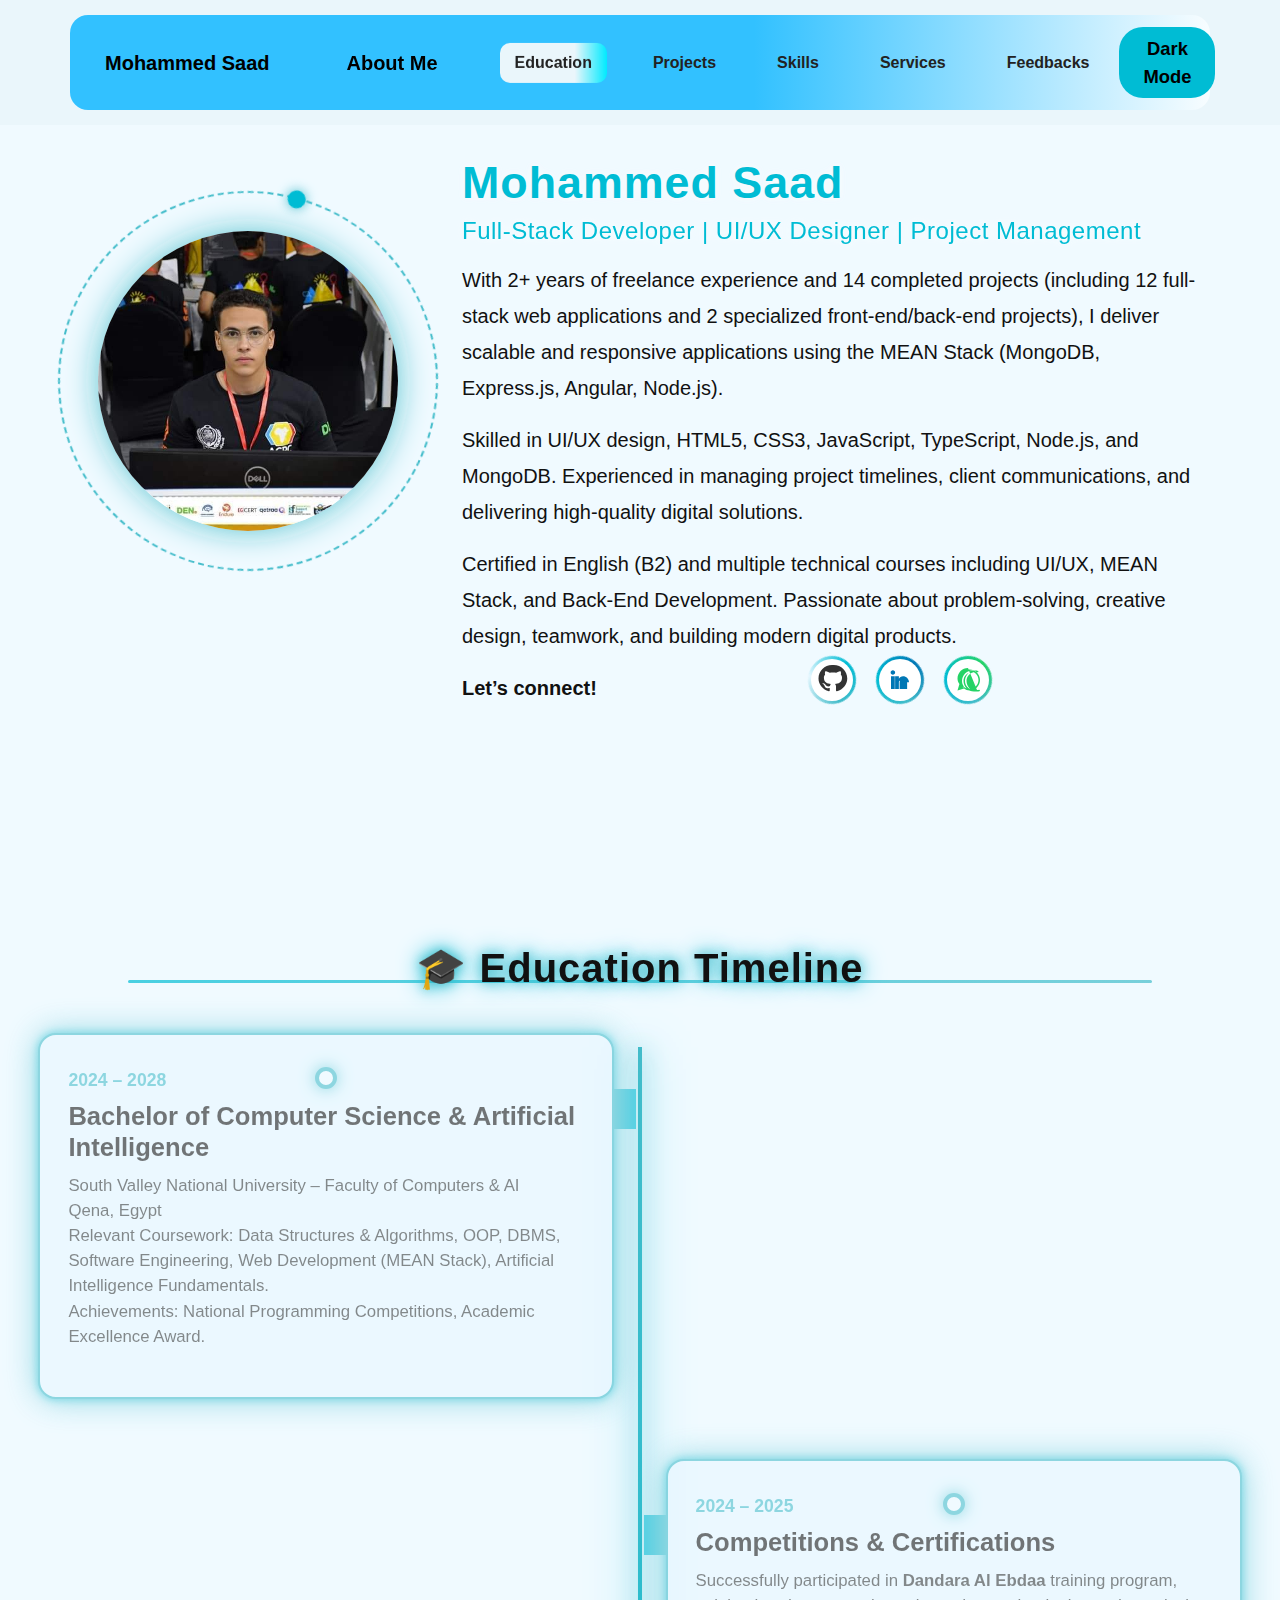
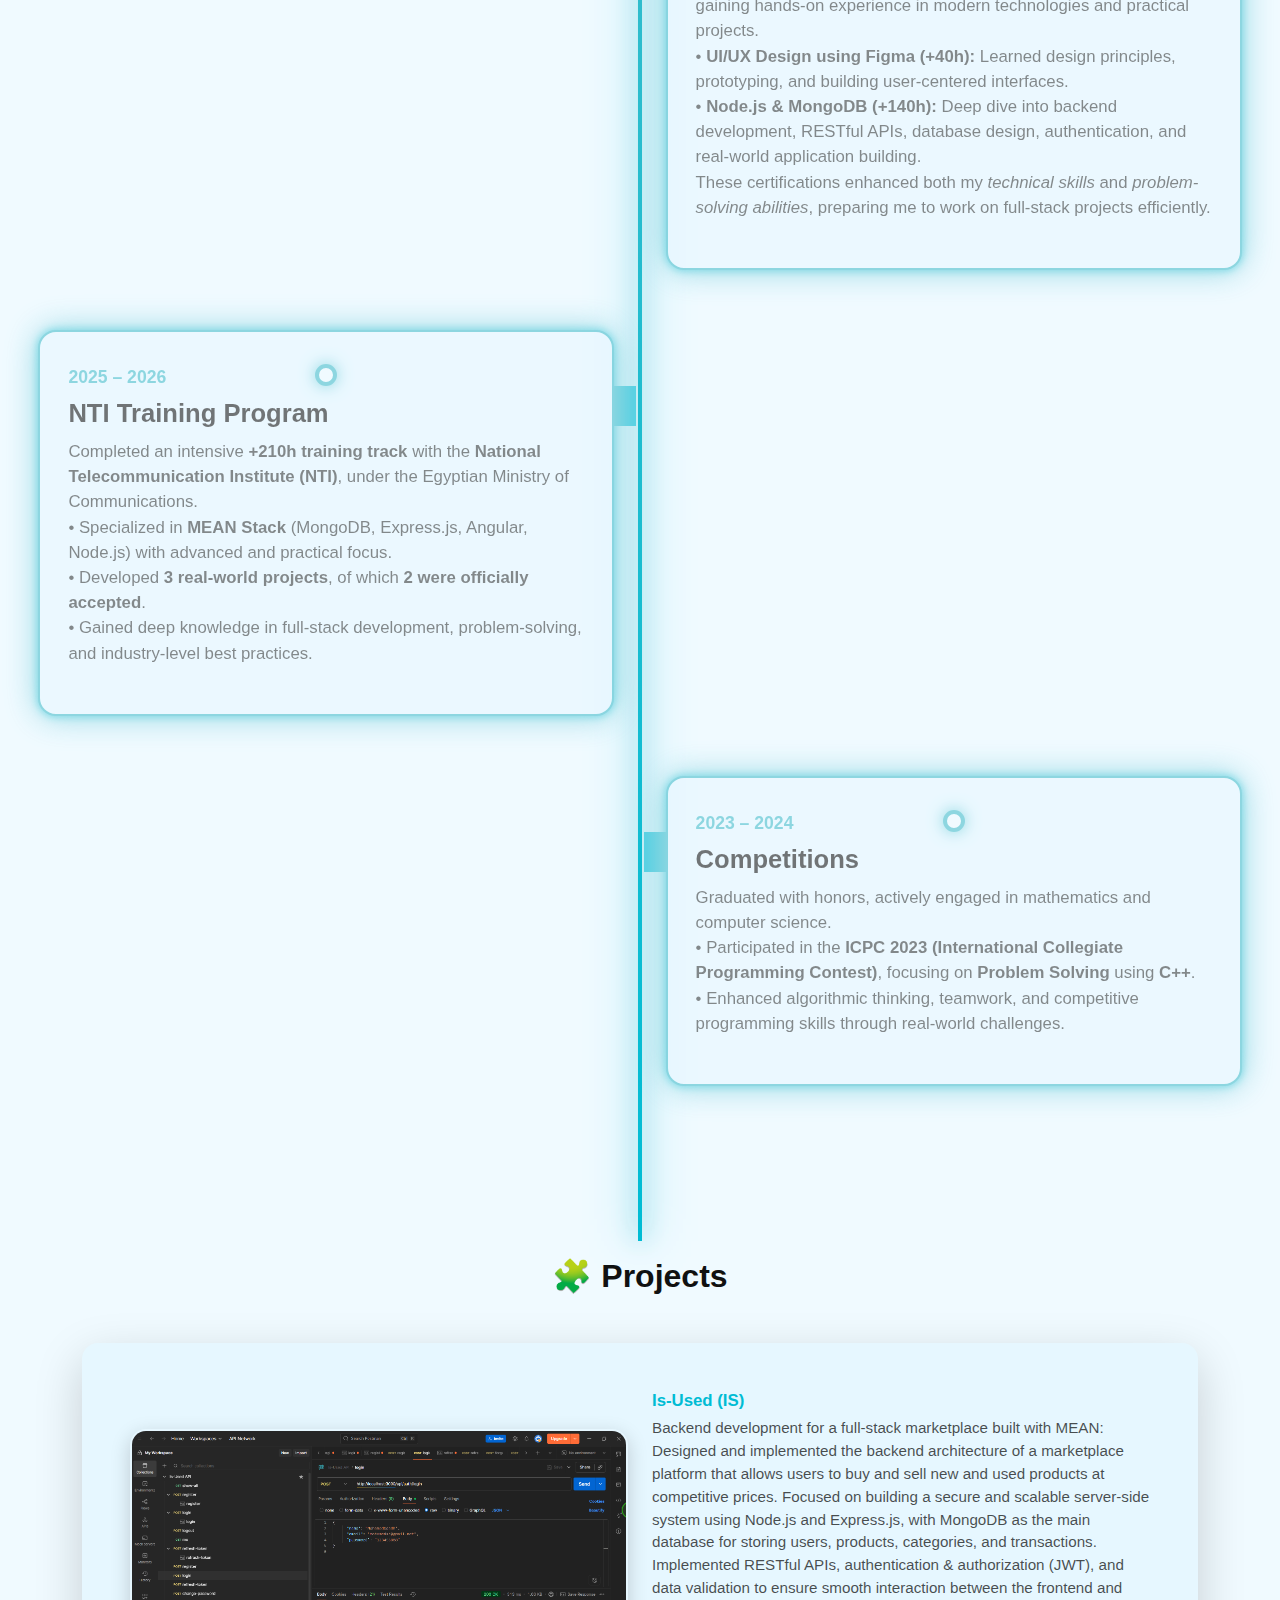
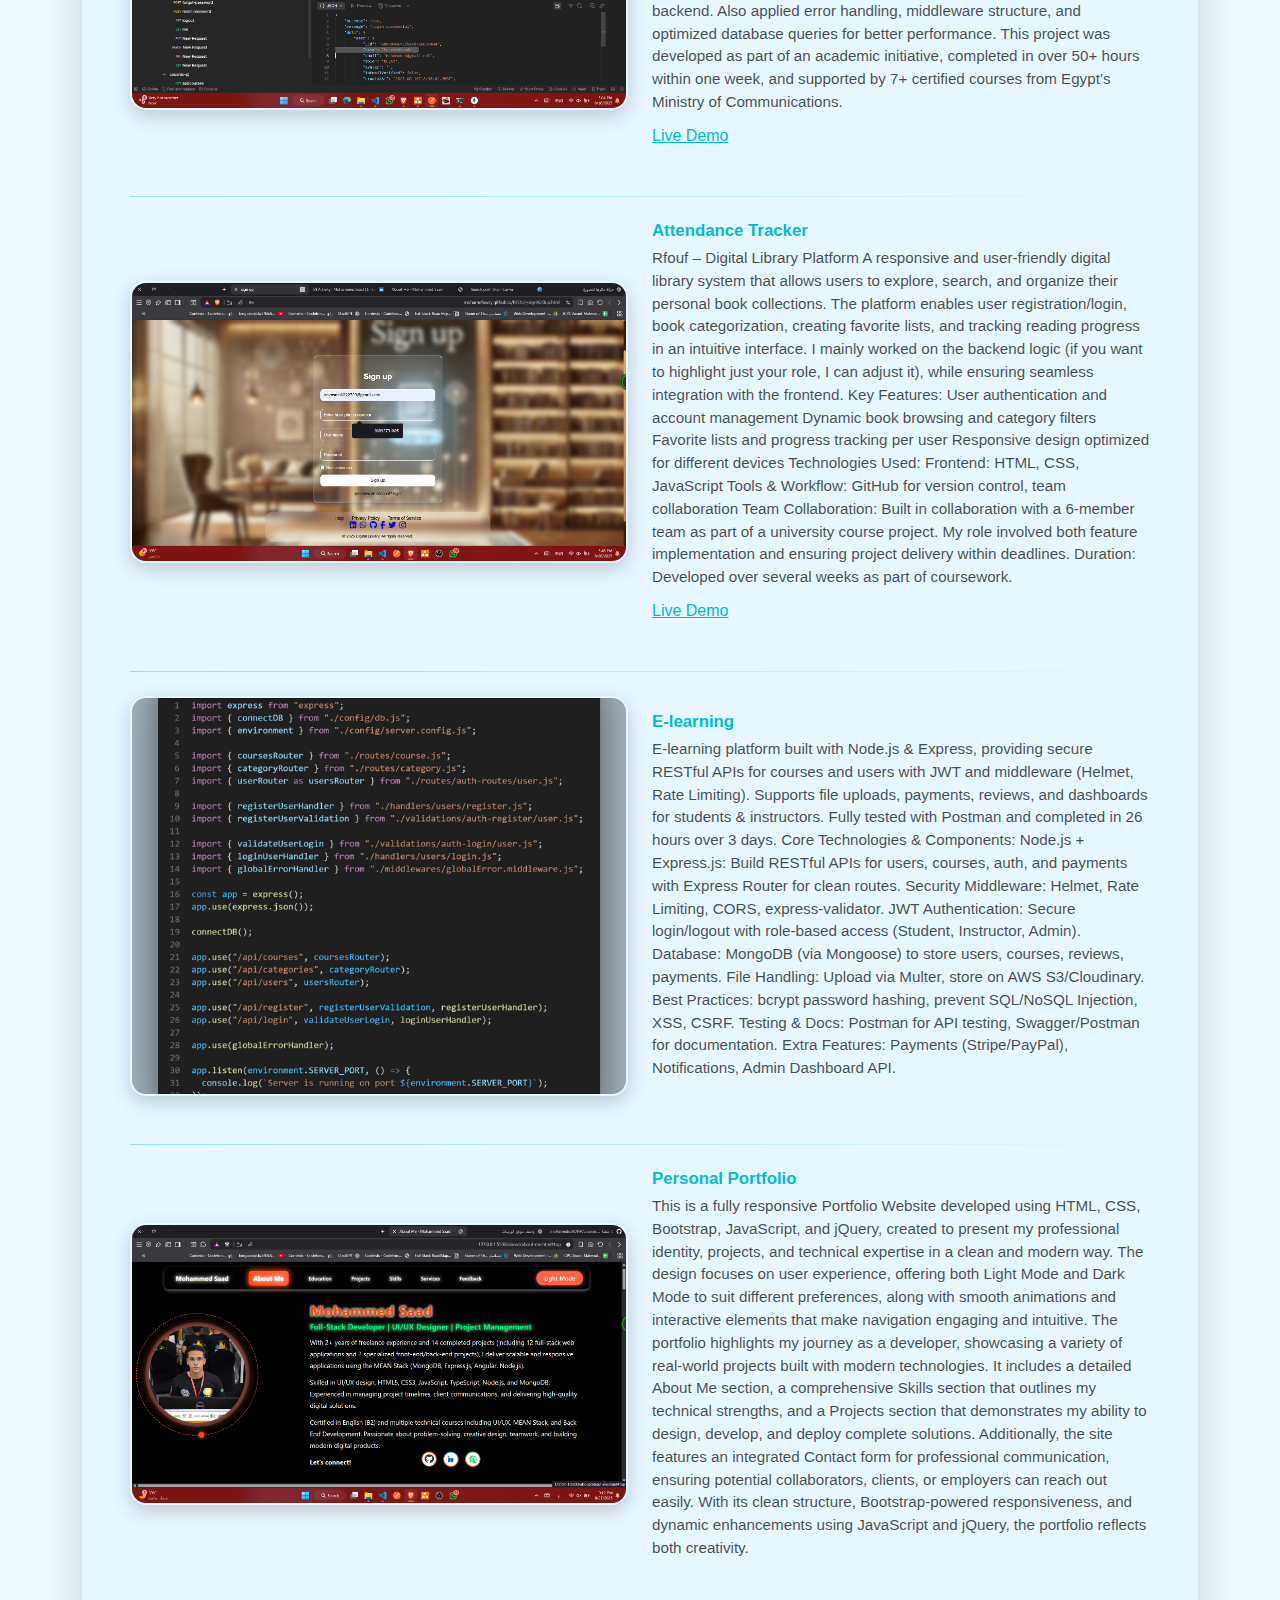
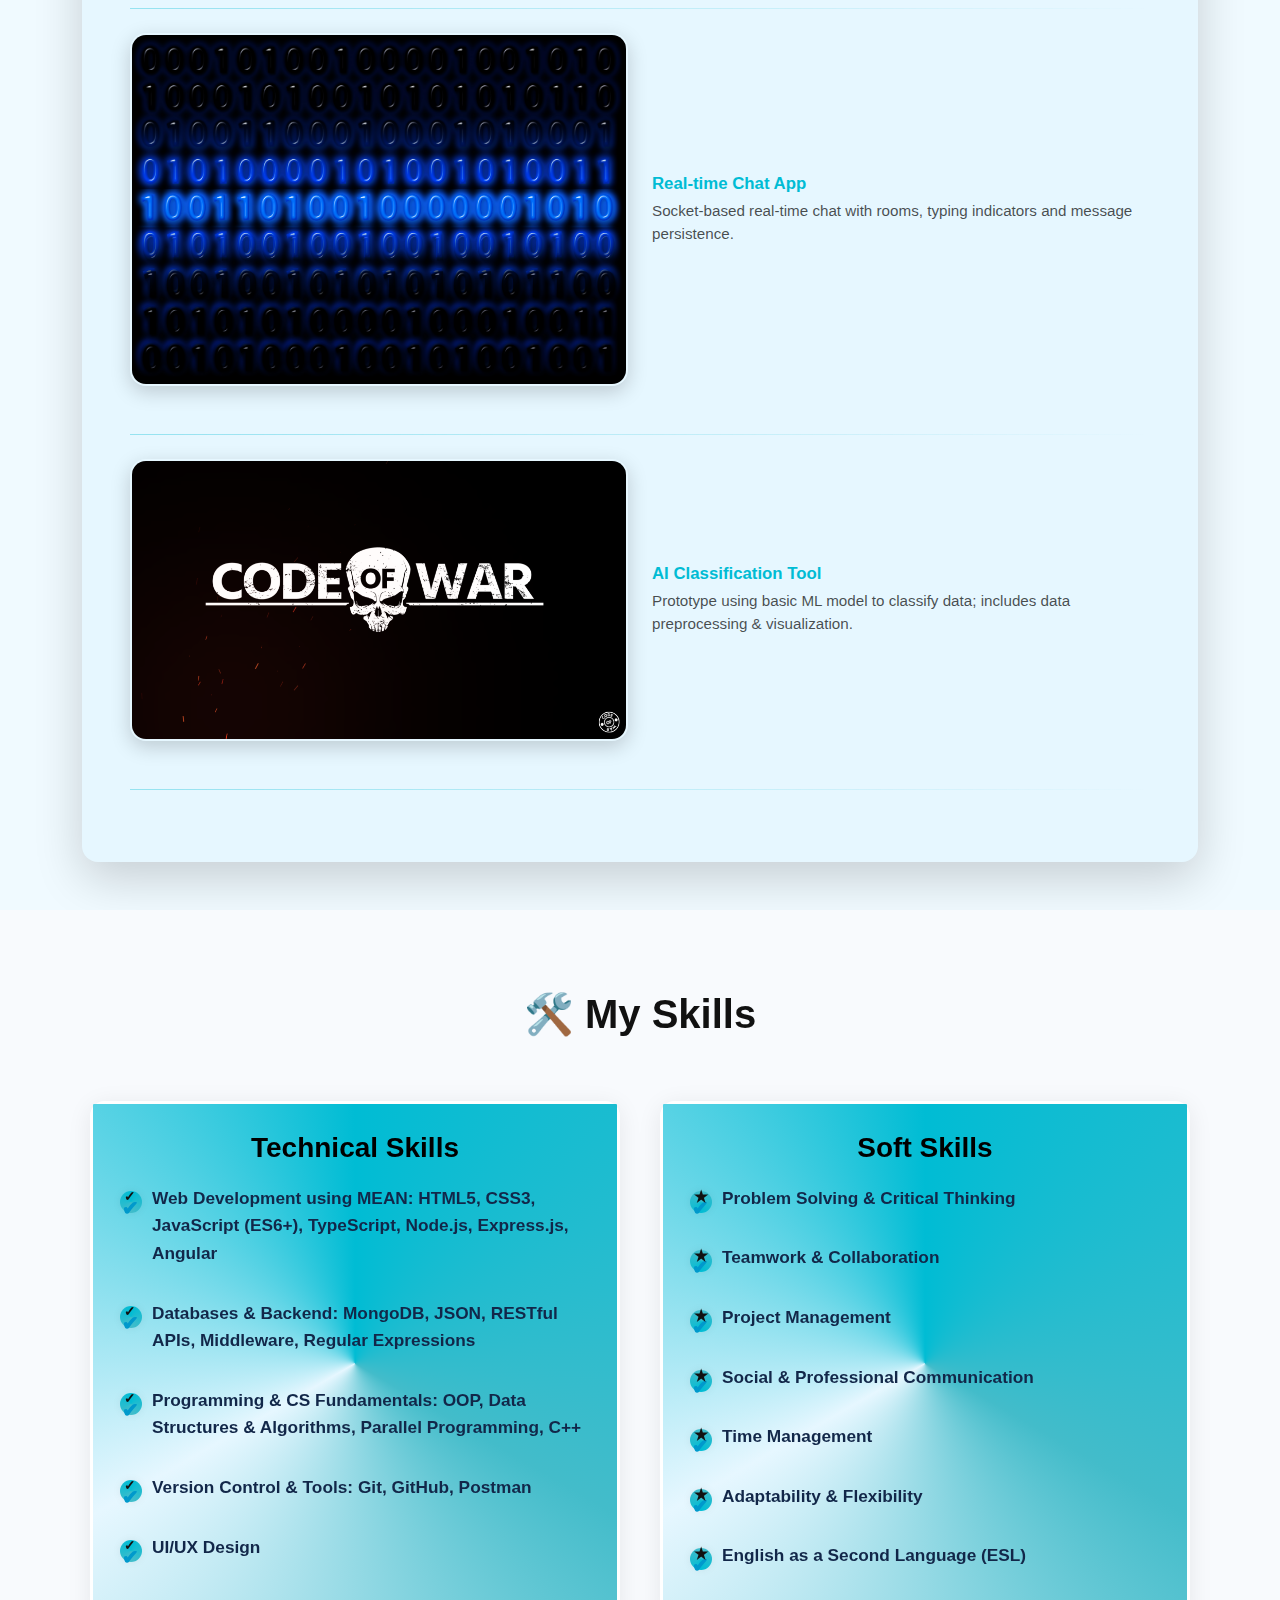
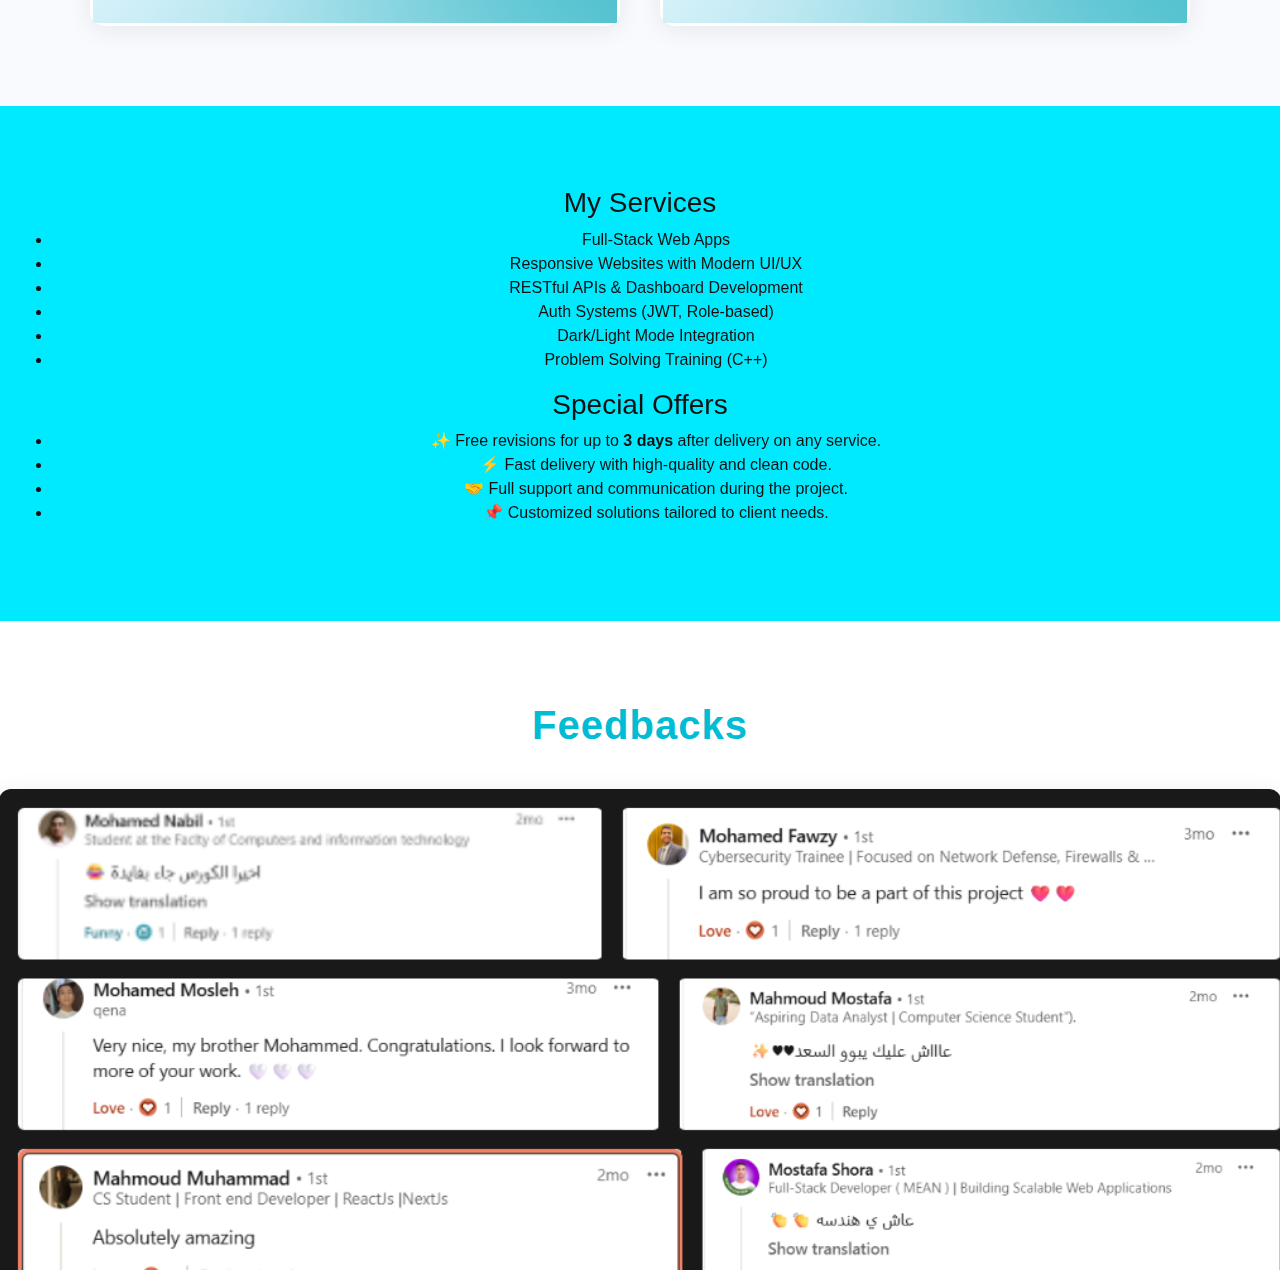
<file: index.html>
<!DOCTYPE html>
<html lang="en">
<head>
  <meta http-equiv="refresh" content="0; url=about-me.html">
  <title>Redirecting...</title>
</head>
<body>
  <p>If you are not redirected automatically, <a href="about-me.html">click here</a>.</p>
</body>
</html>
</file>
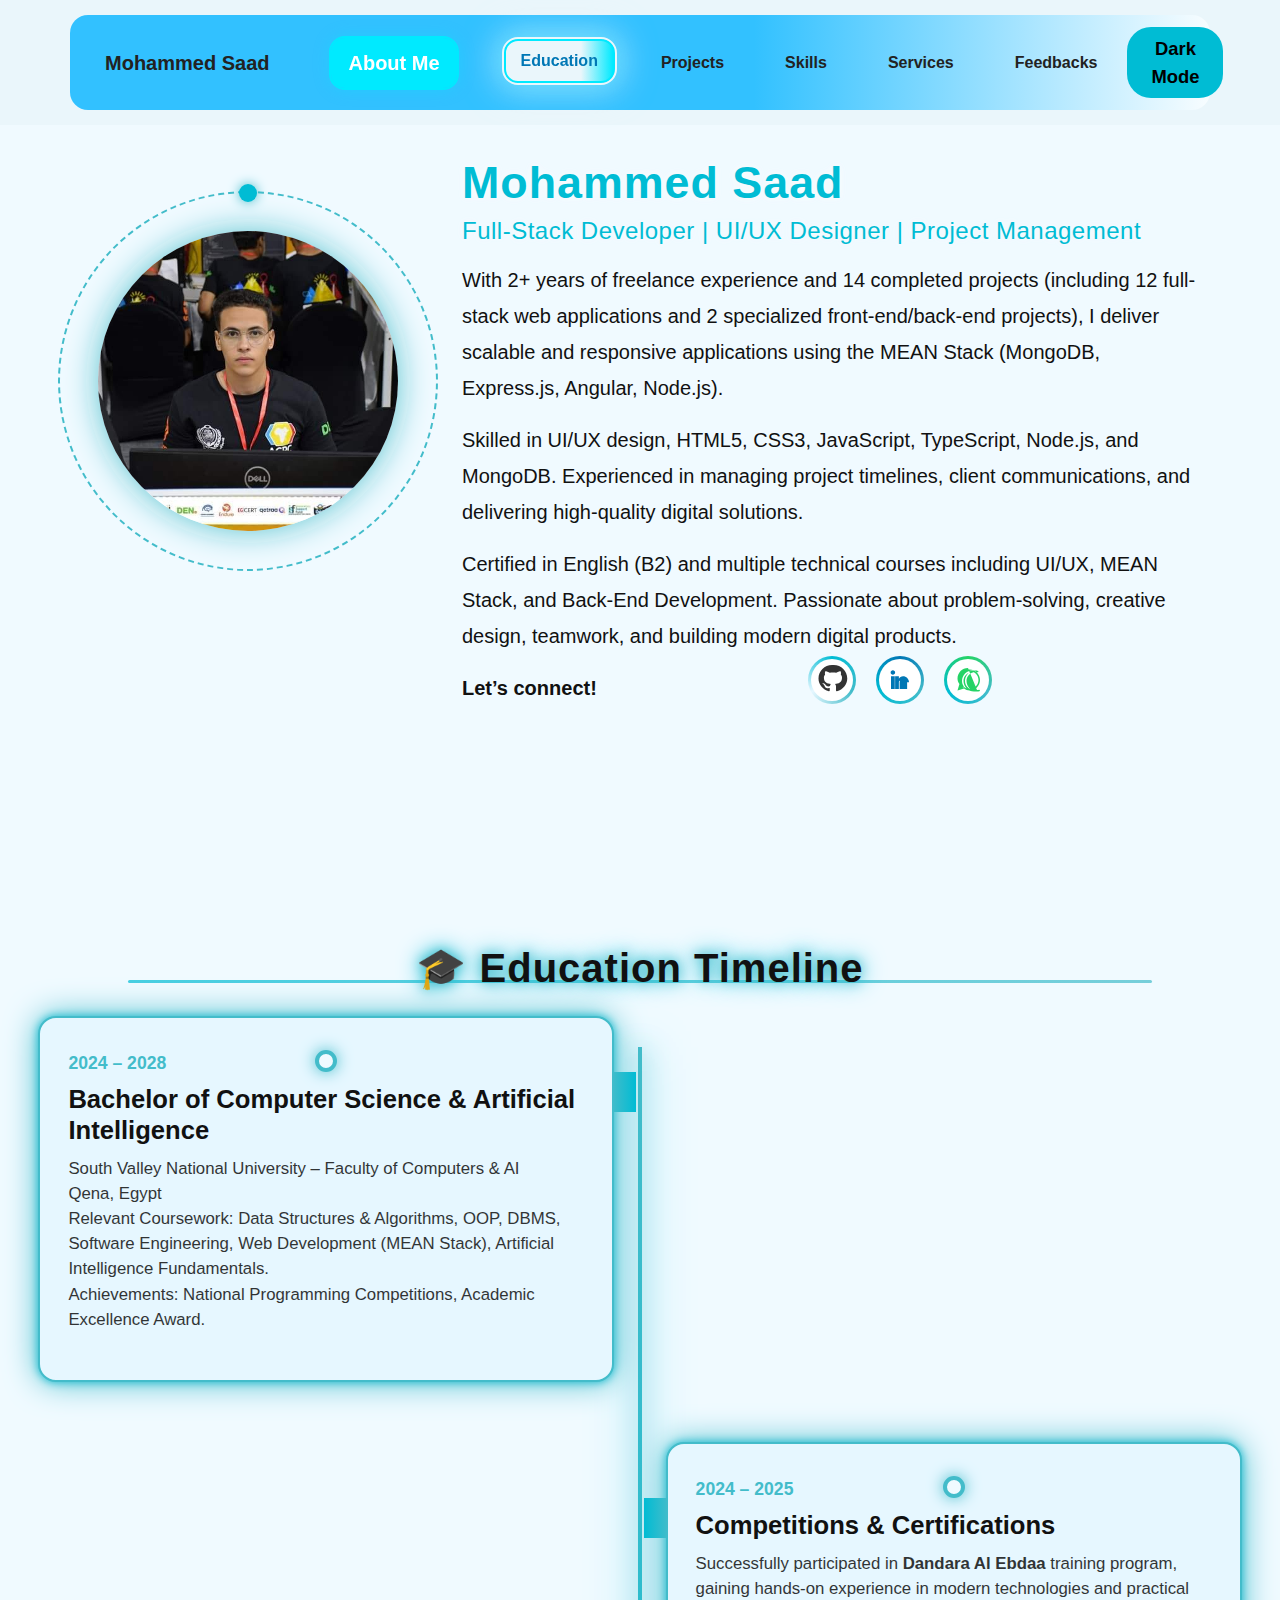
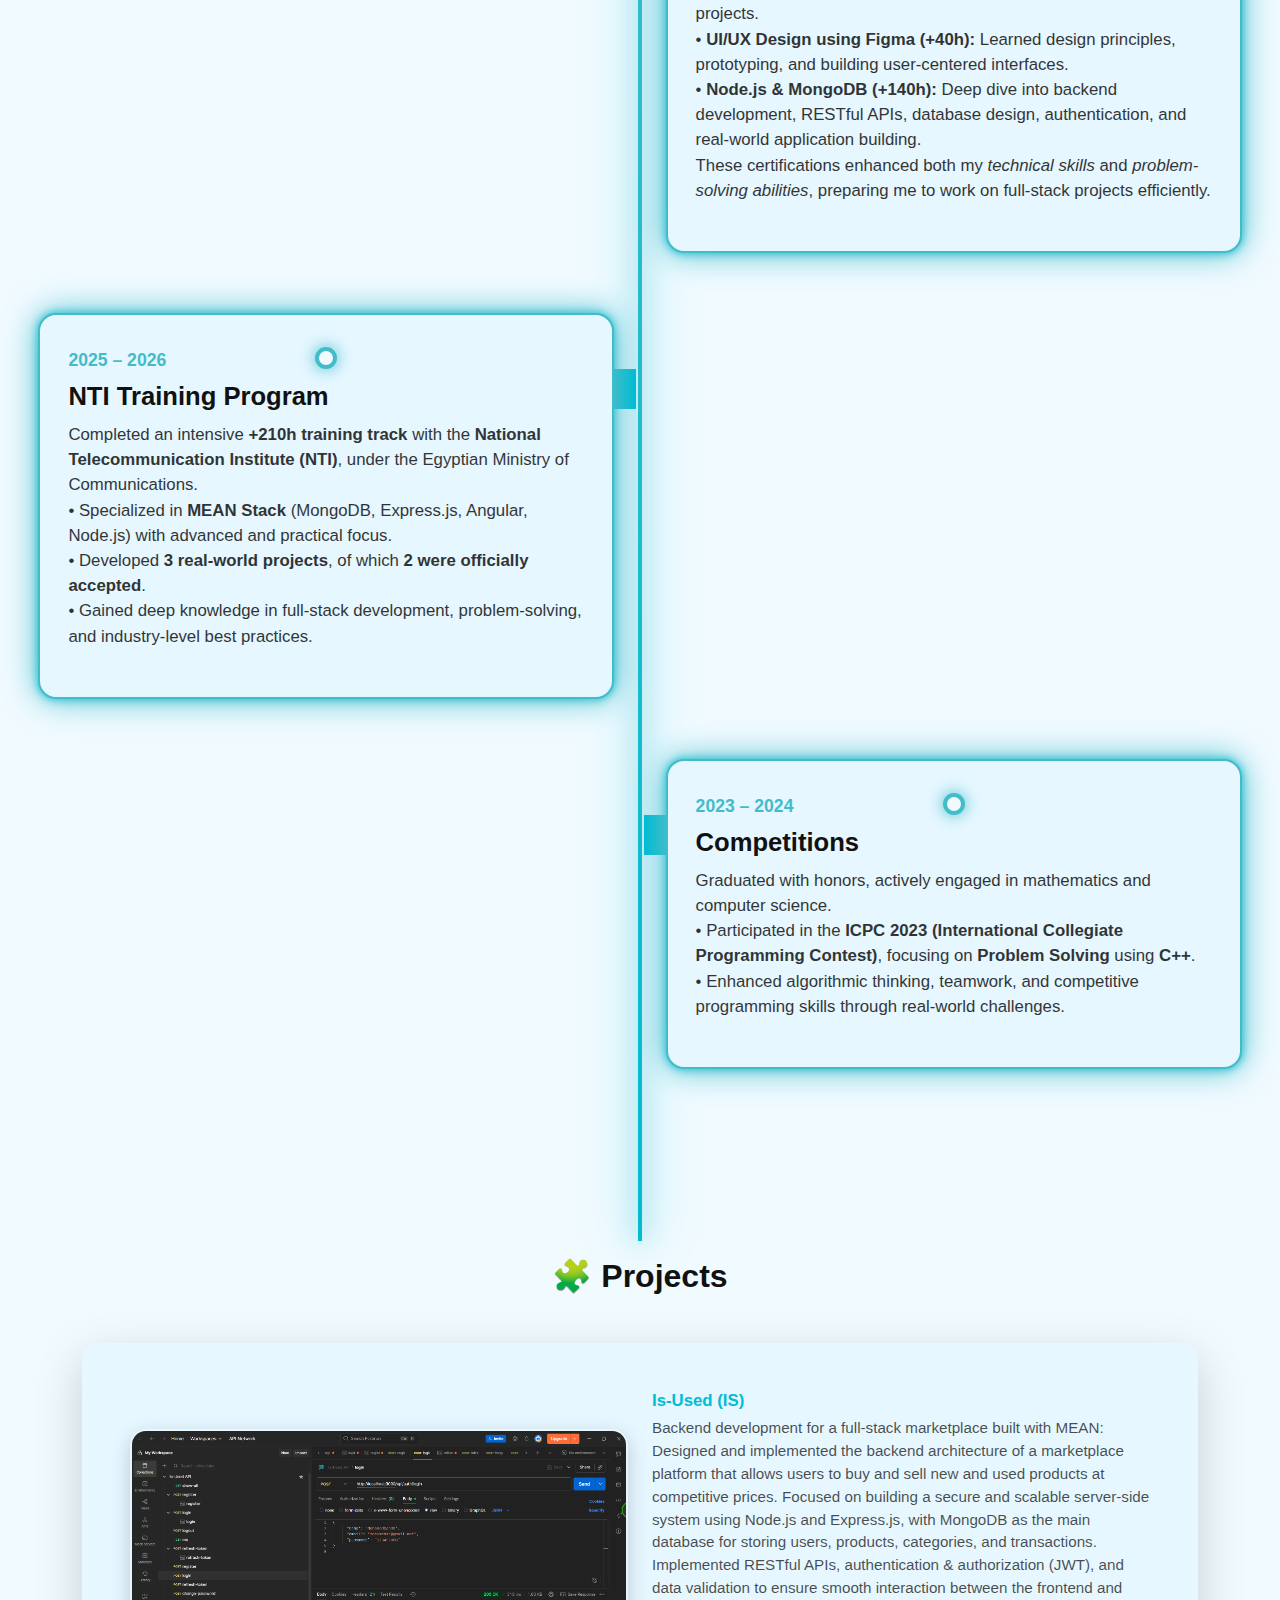
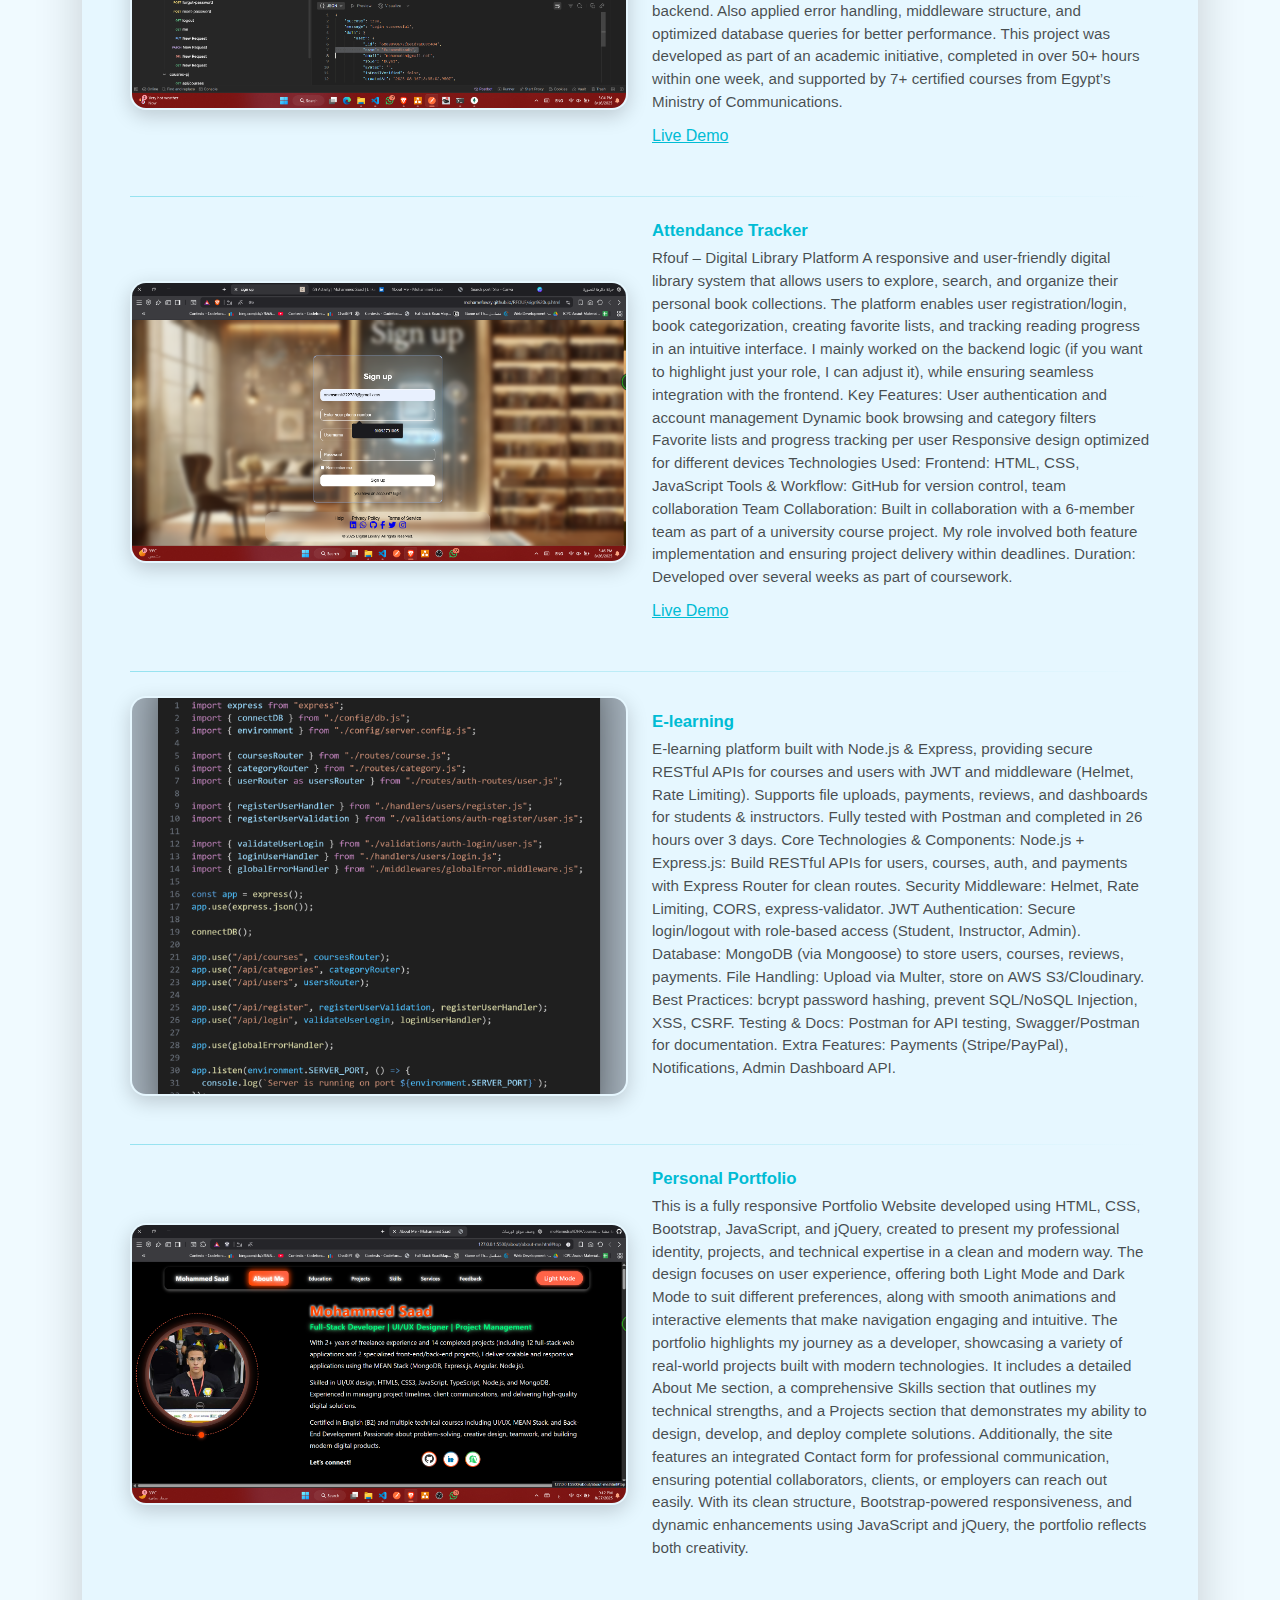
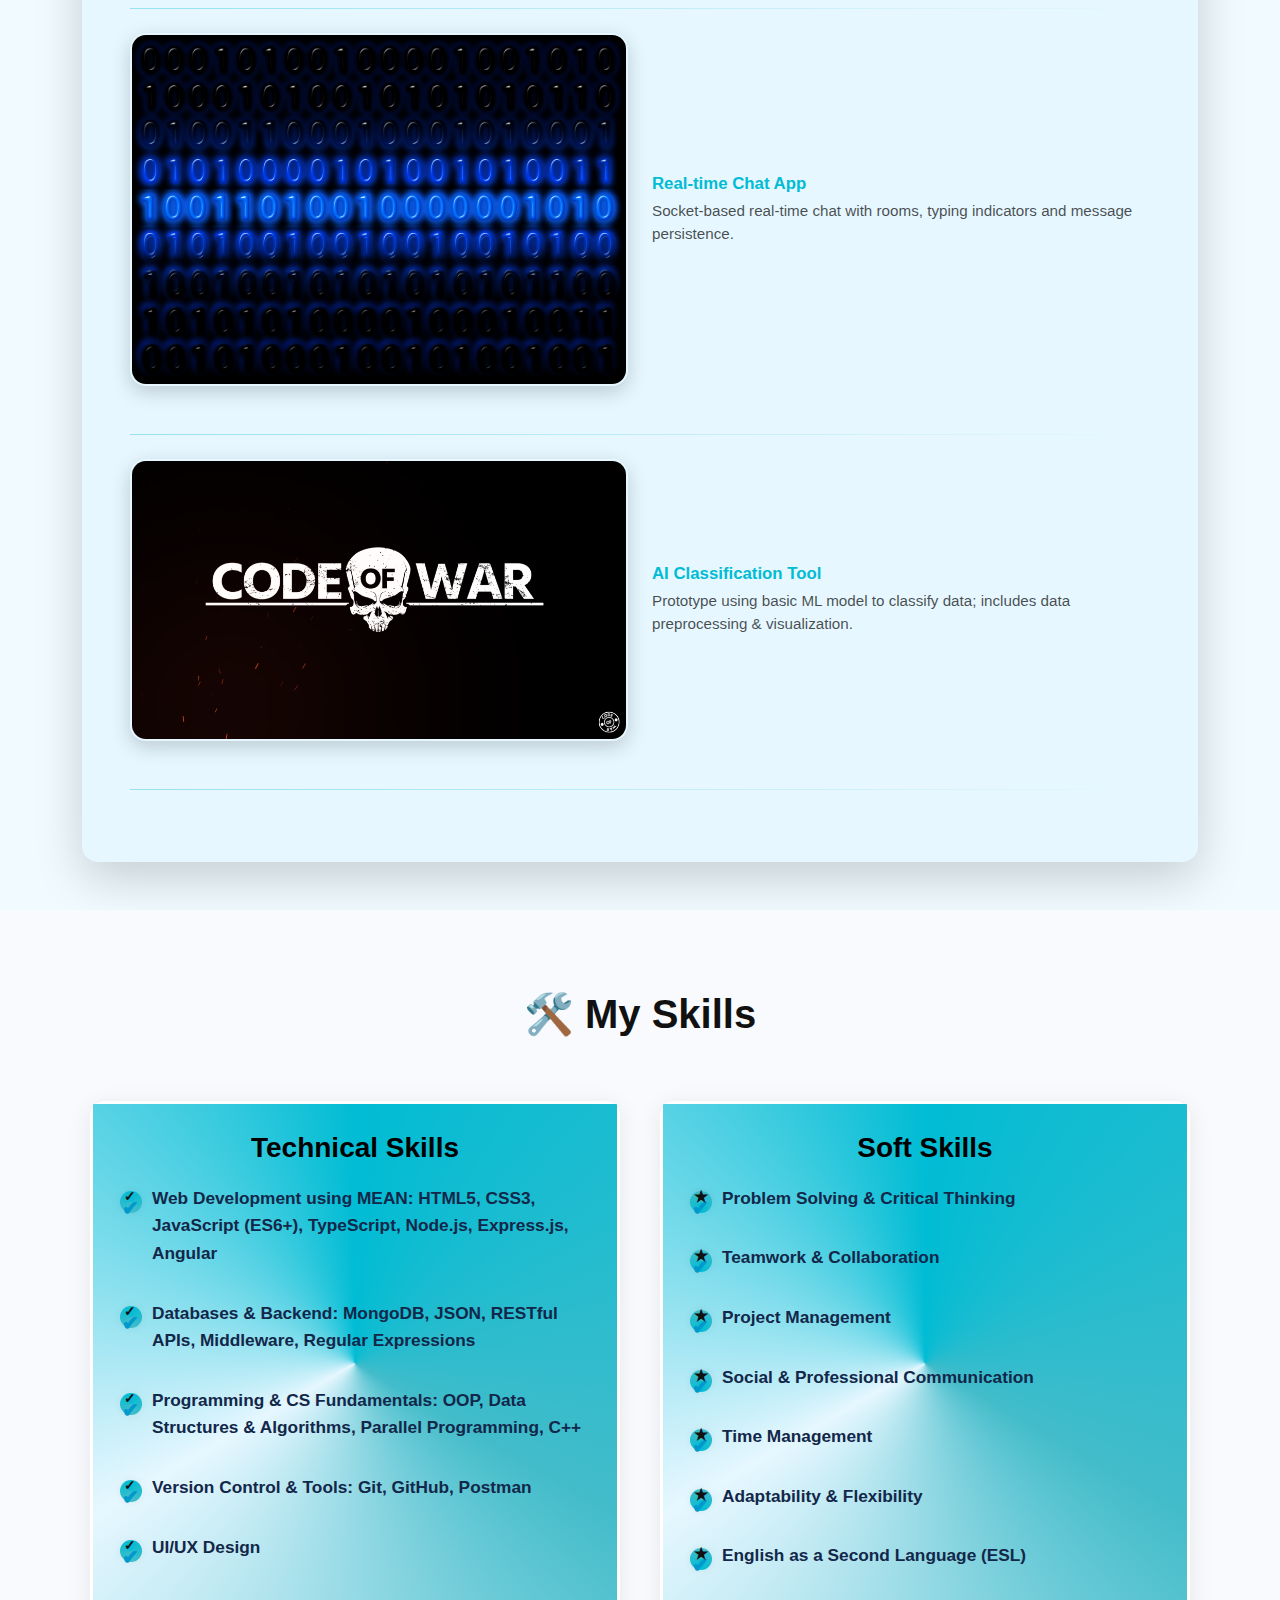
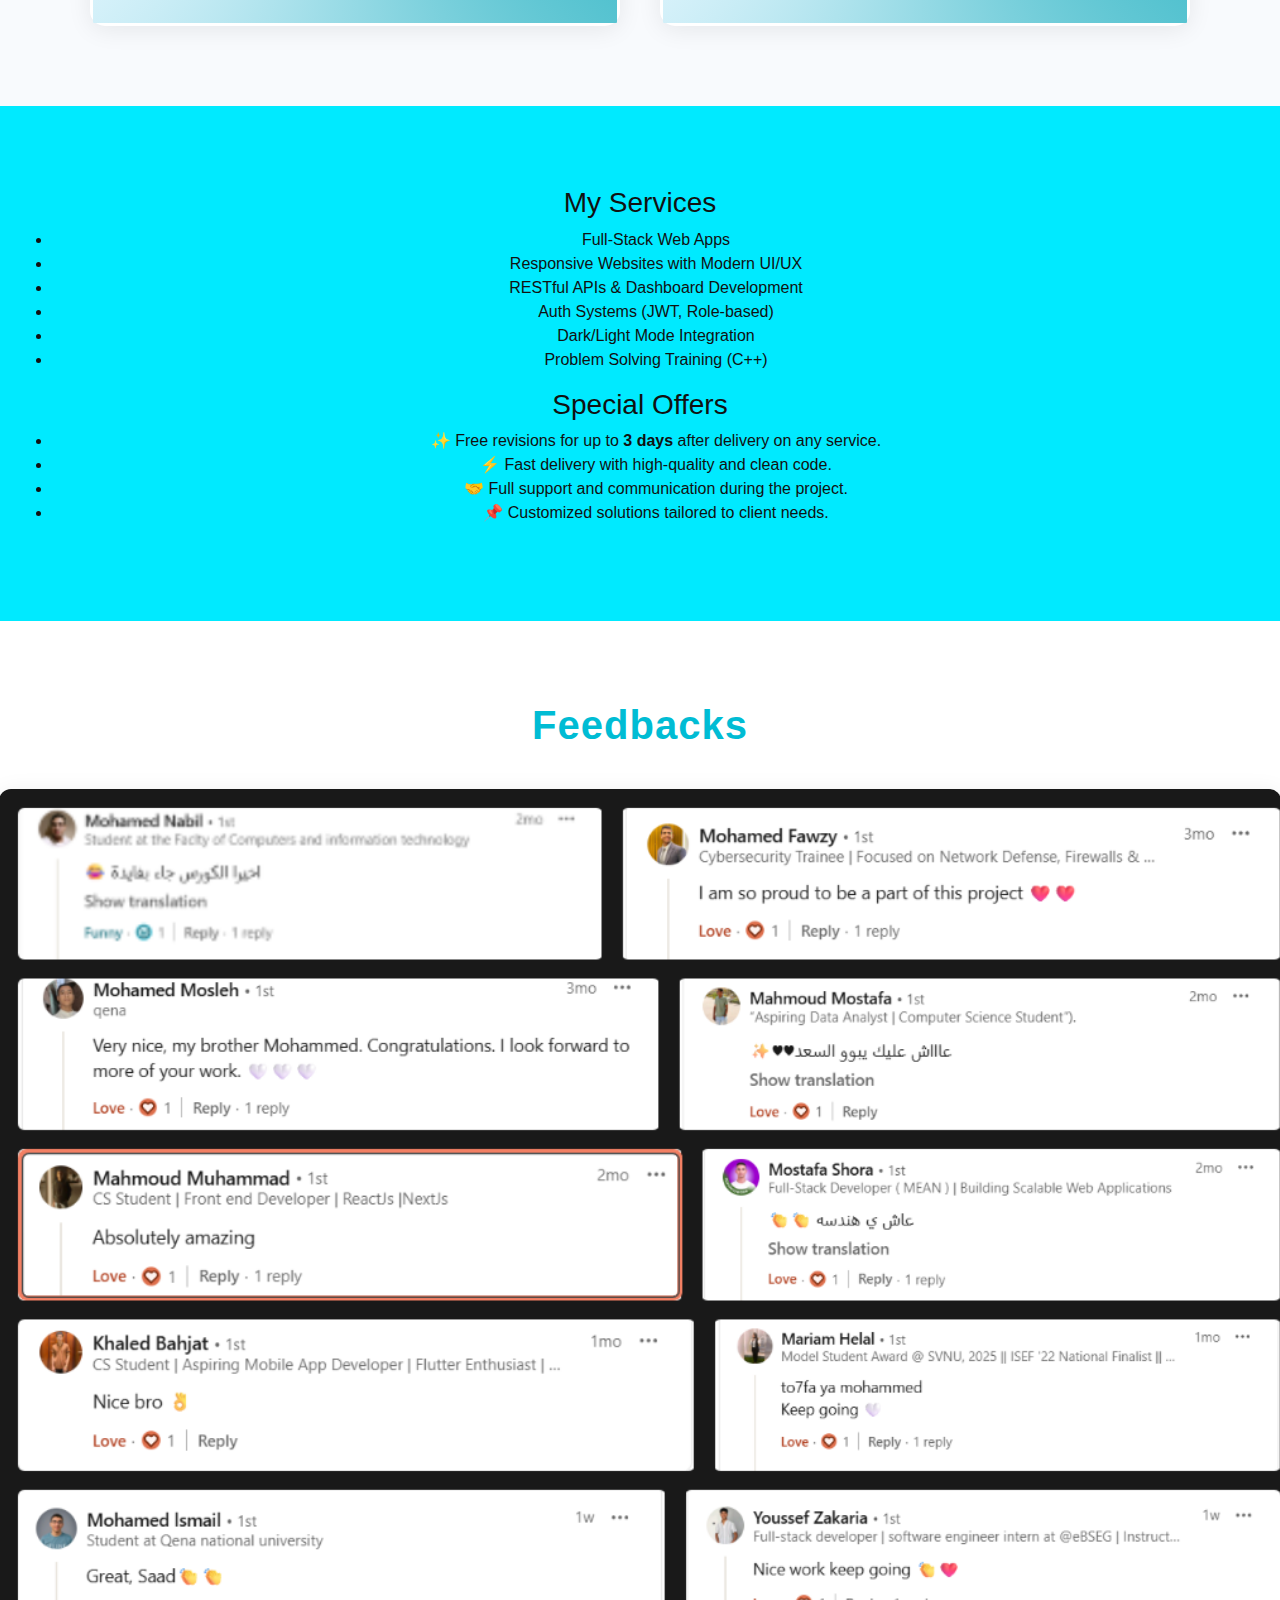
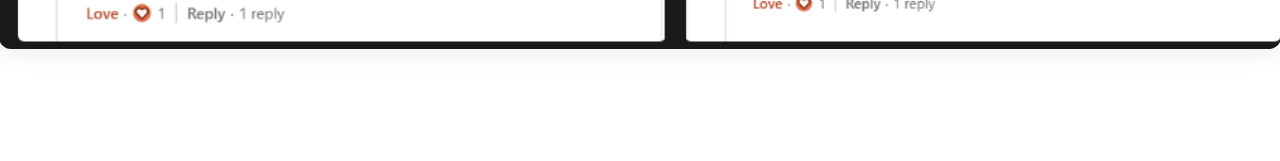
<file: about-me.html>
<!DOCTYPE html>
<html lang="en">
  <head>
    <meta charset="UTF-8" />
    <meta name="viewport" content="width=device-width, initial-scale=1.0" />
    <title>About Me - Mohammed Saad</title>
    <!-- Bootstrap CSS -->
    <link
      href="https://cdn.jsdelivr.net/npm/bootstrap@5.3.2/dist/css/bootstrap.min.css"
      rel="stylesheet"
    />
    <!-- External CSS -->
    <link rel="stylesheet" href="about-me.css" />
  </head>
  <body class="light-mode">
    <div id="top"></div>
    <!-- Navigation Bar with Toggle Button -->
    <nav class="navbar navbar-expand-lg mb-4">
      <div class="container">
  <a class="navbar-brand fw-bold" href="#">Mohammed Saad</a>
  <a class="navbar-brand fw-bold ms-3 active" href="#top">About Me</a>
        <a class="nav-link ms-3 fw-semibold projects-link" href="#education-timeline" style="color: white;">Education</a>
        <a class="nav-link ms-3 fw-semibold projects-link" href="#projects" style="color: white;">Projects</a>
        <a class="nav-link ms-3 fw-semibold projects-link" href="#skills" style="color: white;">Skills</a>
        <a class="nav-link ms-3 fw-semibold projects-link" href="#services" style="color: white;">Services</a>
        <a class="nav-link ms-3 fw-semibold projects-link" href="#feedback" style="color: white;">Feedbacks</a>

        <button class="btn btn-toggle ms-auto" id="modeToggle">
          Dark Mode
        </button>
      </div>
    </nav>

    <!-- About Section -->
    <section class="about-section py-5">
      <div class="container">
        <div class="row justify-content-center align-items-start">
          <div
            class="col-12 col-md-4 d-flex justify-content-md-start justify-content-center mb-4 mb-md-0"
            style="margin-top: 40px"
          >
            <div class="profile-photo-animated">
              <img
                src="484952636_1241690524215326_344729721942467180_n.jpg"
                alt="Profile Photo"
              />
              <div class="orbit-circle">
                <div class="orbit-dot"></div>
              </div>
            </div>
          </div>
          <div
            class="col-12 col-md-8 about-content d-flex flex-column justify-content-center"
            style="font-size: 1.25rem"
          >
            <h2 class="fw-bold mb-2">Mohammed Saad</h2>
            <h4 class="mb-3 job-title-light">
              Full-Stack Developer | UI/UX Designer | Project Management
            </h4>
            <p class="mb-3">
              With 2+ years of freelance experience and 14 completed projects
              (including 12 full-stack web applications and 2 specialized
              front-end/back-end projects), I deliver scalable and responsive
              applications using the MEAN Stack (MongoDB, Express.js, Angular,
              Node.js).
            </p>
            <p class="mb-3">
              Skilled in UI/UX design, HTML5, CSS3, JavaScript, TypeScript,
              Node.js, and MongoDB. Experienced in managing project timelines,
              client communications, and delivering high-quality digital
              solutions.
            </p>
            <p class="mb-3">
              Certified in English (B2) and multiple technical courses including
              UI/UX, MEAN Stack, and Back-End Development. Passionate about
              problem-solving, creative design, teamwork, and building modern
              digital products.
            </p>
            <p class="mb-0"><strong>Let’s connect!</strong></p>
            <!-- Social Links -->
            <div
              class="d-inline-flex align-items-center gap-3 ms-4"
              style="
                position: relative;
                top: -50px;
                float: right;
                right: -320px;
              "
            >
              <a
                href="https://github.com/moHamedsaADHA"
                target="_blank"
                class="contact-icon-link"
              >
                <span class="contact-icon-animated github">
                  <!-- GitHub Icon -->
                  <svg width="32" height="32" viewBox="0 0 32 32" fill="none">
                    <circle cx="16" cy="16" r="14" fill="white" />
                    <path
                      d="M16 6C11.03 6 7 10.03 7 15C7 19.07 9.93 22.36 13.84 23.5C14.34 23.59 14.5 23.27 14.5 23.01C14.5 22.77 14.49 22.13 14.49 21.38C11.67 21.91 11.14 20.13 11.14 20.13C10.68 19.01 10.03 18.72 10.03 18.72C9.09 18.09 10.1 18.1 10.1 18.1C11.13 18.18 11.67 19.16 11.67 19.16C12.6 20.7 14.09 20.25 14.65 20.01C14.74 19.36 14.99 18.93 15.27 18.7C12.98 18.47 10.6 17.62 10.6 14.5C10.6 13.62 10.91 12.93 11.43 12.39C11.34 12.16 11.07 11.27 11.52 10.13C11.52 10.13 12.22 9.89 14.5 11.19C15.18 11.01 15.91 10.92 16.64 10.92C17.37 10.92 18.1 11.01 18.78 11.19C21.06 9.89 21.76 10.13 21.76 10.13C22.21 11.27 21.94 12.16 21.85 12.39C22.37 12.93 22.68 13.62 22.68 14.5C22.68 17.63 20.29 18.47 18 18.7C18.36 18.99 18.68 19.57 18.68 20.41C18.68 21.54 18.67 22.62 18.67 23.01C18.67 23.27 18.83 23.59 19.33 23.5C23.24 22.36 26.17 19.07 26.17 15C26.17 10.03 22.14 6 17.17 6H16Z"
                      fill="#333"
                    />
                  </svg>
                </span>
              </a>
              <!-- LinkedIn -->
              <a
                href="https://www.linkedin.com/in/mohammed-saad-b33767320/"
                target="_blank"
                class="contact-icon-link"
              >
                <span class="contact-icon-animated linkedin">
                  <svg width="32" height="32" viewBox="0 0 32 32" fill="none">
                    <circle cx="16" cy="16" r="14" fill="white" />
                    <path
                      d="M12.5 13.5H10V22H12.5V13.5ZM11.25 12.5C12.08 12.5 12.75 11.83 12.75 11C12.75 10.17 12.08 9.5 11.25 9.5C10.42 9.5 9.75 10.17 9.75 11C9.75 11.83 10.42 12.5 11.25 12.5ZM22 17.5C22 15.29 20.21 13.5 18 13.5C16.79 13.5 15.75 14.21 15.25 15.21V13.5H12.75V22H15.25V17.5C15.25 16.67 15.92 16 16.75 16C17.58 16 18.25 16.67 18.25 17.5V22H20.75V17.5C20.75 16.12 19.63 15 18.25 15C16.87 15 15.75 16.12 15.75 17.5V22H18.25V17.5Z"
                      fill="#0077b5"
                    />
                  </svg>
                </span>
              </a>

              <!-- WhatsApp -->
              <a
                href="https://api.whatsapp.com/send/?phone=201092731005&text&type=phone_number&app_absent=0"
                target="_blank"
                class="contact-icon-link"
              >
                <span class="contact-icon-animated whatsapp">
                  <svg width="32" height="32" viewBox="0 0 32 32" fill="none">
                    <circle cx="16" cy="16" r="14" fill="white" />
                    <path
                      d="M16 8C12.13 8 9 11.13 9 15C9 16.38 9.47 17.64 10.28 18.64L9 23L13.36 21.72C14.36 22.53 15.62 23 17 23C20.87 23 24 19.87 24 16C24 12.13 20.87 9 17 9C16.45 9 15.91 9.07 15.39 9.21C15.13 9.28 14.97 9.54 15.04 9.8C15.11 10.06 15.37 10.22 15.63 10.15C16.09 10.03 16.55 10 17 10C20.31 10 23 12.69 23 16C23 19.31 20.31 22 17 22C15.62 22 14.36 21.53 13.36 20.72L12.28 21.28L13.28 20.36C12.47 19.36 12 18.1 12 16.72C12 12.85 15.13 9.72 19 9.72C19.55 9.72 20.09 9.79 20.61 9.93C20.87 10 21.03 10.26 20.96 10.52C20.89 10.78 20.63 10.94 20.37 10.87C19.91 10.75 19.45 10.72 19 10.72C15.69 10.72 13 13.41 13 16.72C13 20.59 16.13 23.72 20 23.72C20.55 23.72 21.09 23.65 21.61 23.51C21.87 23.44 22.03 23.18 21.96 22.92C21.89 22.66 21.63 22.5 21.37 22.57C20.91 22.69 20.45 22.72 20 22.72C16.69 22.72 14 20.03 14 16.72C14 12.85 17.13 9.72 21 9.72C21.55 9.72 22.09 9.79 22.61 9.93C22.87 10 23.03 10.26 22.96 10.52C22.89 10.78 22.63 10.94 22.37 10.87C21.91 10.75 21.45 10.72 21 10.72C17.69 10.72 15 13.41 15 16.72C15 20.59 18.13 23.72 22 23.72C22.55 23.72 23.09 23.65 23.61 23.51C23.87 23.44 24.03 23.18 23.96 22.92C23.89 22.66 23.63 22.5 23.37 22.57C22.91 22.69 22.45 22.72 22 22.72Z"
                      fill="#25d366"
                    />
                  </svg>
                </span>
              </a>
            </div>
          </div>
        </div>
      </div>
    </section>

    <hr class="section-divider" />

    <!-- Education Timeline Section -->
    <section id="education-timeline">
      <h2
        class="timeline-section-title text-center"
        style="position: relative; top: -cm"
      >
        🎓 Education Timeline
      </h2>
      <div class="timeline-line"></div>
      <div class="timeline-card left">
        <div class="timeline-dot"></div>
        <div class="timeline-connector"></div>
        <div class="timeline-content">
          <span class="timeline-date">2024 – 2028</span>
          <h3 class="timeline-title">
            Bachelor of Computer Science & Artificial Intelligence
          </h3>
          <p class="timeline-desc">
            South Valley National University – Faculty of Computers & AI<br />
            Qena, Egypt<br />
            Relevant Coursework: Data Structures & Algorithms, OOP, DBMS,
            Software Engineering, Web Development (MEAN Stack), Artificial
            Intelligence Fundamentals.<br />
            Achievements: National Programming Competitions, Academic Excellence
            Award.
          </p>
        </div>
      </div>
      <div class="timeline-card right">
        <div class="timeline-dot"></div>
        <div class="timeline-connector"></div>
        <div class="timeline-content">
          <span class="timeline-date">2024 – 2025</span>
          <h3 class="timeline-title">Competitions & Certifications</h3>
          <p class="timeline-desc">
            Successfully participated in
            <strong>Dandara Al Ebdaa</strong> training program, gaining hands-on
            experience in modern technologies and practical projects.
            <br />
            • <strong>UI/UX Design using Figma (+40h):</strong> Learned design
            principles, prototyping, and building user-centered interfaces.
            <br />
            • <strong>Node.js & MongoDB (+140h):</strong> Deep dive into backend
            development, RESTful APIs, database design, authentication, and
            real-world application building.
            <br />
            These certifications enhanced both my <em>technical skills</em> and
            <em>problem-solving abilities</em>, preparing me to work on
            full-stack projects efficiently.
          </p>
        </div>
      </div>
      <div class="timeline-card left">
        <div class="timeline-dot"></div>
        <div class="timeline-connector"></div>
        <div class="timeline-content">
          <span class="timeline-date">2025 – 2026</span>
          <h3 class="timeline-title">NTI Training Program</h3>
          <p class="timeline-desc">
            Completed an intensive <strong>+210h training track</strong> with
            the <strong>National Telecommunication Institute (NTI)</strong>,
            under the Egyptian Ministry of Communications.
            <br />
            • Specialized in <strong>MEAN Stack</strong> (MongoDB, Express.js,
            Angular, Node.js) with advanced and practical focus.
            <br />
            • Developed <strong>3 real-world projects</strong>, of which
            <strong>2 were officially accepted</strong>.
            <br />
            • Gained deep knowledge in full-stack development, problem-solving,
            and industry-level best practices.
          </p>
        </div>
      </div>
      <div class="timeline-card right">
        <div class="timeline-dot"></div>
        <div class="timeline-connector"></div>
        <div class="timeline-content">
          <span class="timeline-date">2023 – 2024</span>
          <h3 class="timeline-title">Competitions</h3>
          <p class="timeline-desc">
            Graduated with honors, actively engaged in mathematics and computer
            science.
            <br />
            • Participated in the
            <strong
              >ICPC 2023 (International Collegiate Programming Contest)</strong
            >, focusing on <strong>Problem Solving</strong> using
            <strong>C++</strong>.
            <br />
            • Enhanced algorithmic thinking, teamwork, and competitive
            programming skills through real-world challenges.
          </p>
        </div>
      </div>
      <!-- Add more milestones as needed -->
    </section>

    <!-- ===== Projects Section ===== -->
    <section id="projects" class="py-5">
      <div class="container">
        <h2 class="fw-bold text-center mb-5">🧩 Projects</h2>

        <div class="projects-card shadow-lg border-0 rounded-4 p-4 p-md-5">
          <div class="project-list">
            <!-- Project 1 -->
            <div class="row align-items-center mb-5">
              <div class="col-12 col-md-6 mb-3 mb-md-0">
                <img
                  src="Screenshot 2025-08-16 170409.png"
                  alt="Project 1 - Is-Used"
                  class="img-fluid w-100"
                  style="
                    max-height: 400px;
                    object-fit: cover;
                    border-radius: 1rem;
                  "
                />
              </div>
              <div class="col-12 col-md-6">
                <h5 class="project-title">Is-Used (IS)</h5>
                <p class="project-desc">
                  Backend development for a full-stack marketplace built with
                  MEAN: Designed and implemented the backend architecture of a
                  marketplace platform that allows users to buy and sell new and
                  used products at competitive prices. Focused on building a
                  secure and scalable server-side system using Node.js and
                  Express.js, with MongoDB as the main database for storing
                  users, products, categories, and transactions. Implemented
                  RESTful APIs, authentication & authorization (JWT), and data
                  validation to ensure smooth interaction between the frontend
                  and backend. Also applied error handling, middleware
                  structure, and optimized database queries for better
                  performance. This project was developed as part of an academic
                  initiative, completed in over 50+ hours within one week, and
                  supported by 7+ certified courses from Egypt’s Ministry of
                  Communications.
                </p>
                <div style="margin-top: 10px">
                  <a
                    href="https://lnkd.in/dmZgMRXv"
                    target="_blank"
                    style="
                      color: var(--primary);
                      text-decoration: underline;
                      font-weight: 500;
                    "
                    >Live Demo</a
                  >
                </div>
              </div>
            </div>
            <div class="project-separator"></div>
            <!-- Project 2 -->
            <div class="row align-items-center mb-5">
              <div class="col-12 col-md-6 mb-3 mb-md-0">
                <img
                  src="D_L.png"
                  alt="Project 2 - Attendance App"
                  class="img-fluid w-100"
                  style="
                    max-height: 400px;
                    object-fit: cover;
                    border-radius: 1rem;
                  "
                />
              </div>
              <div class="col-12 col-md-6">
                <h5 class="project-title">Attendance Tracker</h5>
                <p class="project-desc">
                  Rfouf – Digital Library Platform A responsive and
                  user-friendly digital library system that allows users to
                  explore, search, and organize their personal book collections.
                  The platform enables user registration/login, book
                  categorization, creating favorite lists, and tracking reading
                  progress in an intuitive interface. I mainly worked on the
                  backend logic (if you want to highlight just your role, I can
                  adjust it), while ensuring seamless integration with the
                  frontend. Key Features: User authentication and account
                  management Dynamic book browsing and category filters Favorite
                  lists and progress tracking per user Responsive design
                  optimized for different devices Technologies Used: Frontend:
                  HTML, CSS, JavaScript Tools & Workflow: GitHub for version
                  control, team collaboration Team Collaboration: Built in
                  collaboration with a 6-member team as part of a university
                  course project. My role involved both feature implementation
                  and ensuring project delivery within deadlines. Duration:
                  Developed over several weeks as part of coursework.
                </p>
                <div style="margin-top: 10px">
                  <a
                    href="https://mohamefawzy.github.io/RFOUF/sign%20up.html"
                    target="_blank"
                    style="
                      color: var(--primary);
                      text-decoration: underline;
                      font-weight: 500;
                    "
                    >Live Demo</a
                  >
                </div>
              </div>
            </div>
            <div class="project-separator"></div>
            <!-- Project 3 -->
            <div class="row align-items-center mb-5">
              <div class="col-12 col-md-6 mb-3 mb-md-0">
                <img
                  src="code.png"
                  alt="Project 3 - Portfolio Website"
                  class="img-fluid w-100"
                  style="
                    max-height: 400px;
                    object-fit: cover;
                    border-radius: 1rem;
                  "
                />
              </div>
              <div class="col-12 col-md-6">
                <h5 class="project-title">E-learning</h5>
                <p class="project-desc">
                  E-learning platform built with Node.js & Express, providing
                  secure RESTful APIs for courses and users with JWT and
                  middleware (Helmet, Rate Limiting). Supports file uploads,
                  payments, reviews, and dashboards for students & instructors.
                  Fully tested with Postman and completed in 26 hours over 3
                  days. Core Technologies & Components: Node.js + Express.js:
                  Build RESTful APIs for users, courses, auth, and payments with
                  Express Router for clean routes. Security Middleware: Helmet,
                  Rate Limiting, CORS, express-validator. JWT Authentication:
                  Secure login/logout with role-based access (Student,
                  Instructor, Admin). Database: MongoDB (via Mongoose) to store
                  users, courses, reviews, payments. File Handling: Upload via
                  Multer, store on AWS S3/Cloudinary. Best Practices: bcrypt
                  password hashing, prevent SQL/NoSQL Injection, XSS, CSRF.
                  Testing & Docs: Postman for API testing, Swagger/Postman for
                  documentation. Extra Features: Payments (Stripe/PayPal),
                  Notifications, Admin Dashboard API.
                </p>
              </div>
            </div>
            <div class="project-separator"></div>
            <!-- Project 4 -->
            <div class="row align-items-center mb-5">
              <div class="col-12 col-md-6 mb-3 mb-md-0">
                <img
                  src="Screenshot 2025-08-27 211302.png"
                  alt="Project 4 - Cinema DB"
                  class="img-fluid w-100"
                  style="
                    max-height: 400px;
                    object-fit: cover;
                    border-radius: 1rem;
                  "
                />
              </div>
              <div class="col-12 col-md-6">
                <h5 class="project-title">Personal Portfolio</h5>
                <p class="project-desc">
                  This is a fully responsive Portfolio Website developed using
                  HTML, CSS, Bootstrap, JavaScript, and jQuery, created to
                  present my professional identity, projects, and technical
                  expertise in a clean and modern way. The design focuses on
                  user experience, offering both Light Mode and Dark Mode to
                  suit different preferences, along with smooth animations and
                  interactive elements that make navigation engaging and
                  intuitive. The portfolio highlights my journey as a developer,
                  showcasing a variety of real-world projects built with modern
                  technologies. It includes a detailed About Me section, a
                  comprehensive Skills section that outlines my technical
                  strengths, and a Projects section that demonstrates my ability
                  to design, develop, and deploy complete solutions.
                  Additionally, the site features an integrated Contact form for
                  professional communication, ensuring potential collaborators,
                  clients, or employers can reach out easily. With its clean
                  structure, Bootstrap-powered responsiveness, and dynamic
                  enhancements using JavaScript and jQuery, the portfolio
                  reflects both creativity.
                </p>
              </div>
            </div>
            <div class="project-separator"></div>
            <!-- Project 5 -->
            <div class="row align-items-center mb-5">
              <div class="col-12 col-md-6 mb-3 mb-md-0">
                <img
                  src="010010101.jpg"
                  alt="Project 5 - Chat App"
                  class="img-fluid w-100"
                  style="
                    max-height: 400px;
                    object-fit: cover;
                    border-radius: 1rem;
                  "
                />
              </div>
              <div class="col-12 col-md-6">
                <h5 class="project-title">Real-time Chat App</h5>
                <p class="project-desc">
                  Socket-based real-time chat with rooms, typing indicators and
                  message persistence.
                </p>
              </div>
            </div>
            <div class="project-separator"></div>
            <!-- Project 6 -->
            <div class="row align-items-center mb-5">
              <div class="col-12 col-md-6 mb-3 mb-md-0">
                <img
                  src="code-war.png"
                  alt="Project 6 - AI Mini-Project"
                  class="img-fluid w-100"
                  style="
                    max-height: 400px;
                    object-fit: cover;
                    border-radius: 1rem;
                  "
                />
              </div>
              <div class="col-12 col-md-6">
                <h5 class="project-title">AI Classification Tool</h5>
                <p class="project-desc">
                  Prototype using basic ML model to classify data; includes data
                  preprocessing & visualization.
                </p>
              </div>
            </div>
            <div class="project-separator"></div>
          </div>
          <!-- .project-grid -->
        </div>
        <!-- .projects-card -->
      </div>
    </section>

    <section id="skills" class="skills-section">
      <h2 class="section-title"><span>🛠️</span> <span>My Skills</span></h2>

      <div class="skills-container">
        <!-- Technical Skills -->
        <div class="skills-box">
          <h3 style="color: #000000; font-weight: bold;">Technical Skills</h3>
          <ul class="bullet-check skills-content-light">
            <li>
              Web Development using MEAN: HTML5, CSS3, JavaScript (ES6+),
              TypeScript, Node.js, Express.js, Angular
            </li>
            <li>
              Databases & Backend: MongoDB, JSON, RESTful APIs, Middleware,
              Regular Expressions
            </li>
            <li>
              Programming & CS Fundamentals: OOP, Data Structures & Algorithms,
              Parallel Programming, C++
            </li>
            <li>Version Control & Tools: Git, GitHub, Postman</li>
            <li>UI/UX Design</li>
          </ul>
        </div>

        <!-- Soft Skills -->
        <div class="skills-box">
          <h3 style="color: #000000;  font-weight: bold;">Soft Skills</h3>
          <ul class="bullet-trophy skills-content-light">
            <li>Problem Solving & Critical Thinking</li>
            <li>Teamwork & Collaboration</li>
            <li>Project Management</li>
            <li>Social & Professional Communication</li>
            <li>Time Management</li>
            <li>Adaptability & Flexibility</li>
            <li>English as a Second Language (ESL)</li>
          </ul>
        </div>
      </div>
    </section>

    <!-- Services Section -->
    <section id="services" class="services-section">
  <!-- لا يوجد محتوى في اللايت مود -->

      <!-- محتوى الدارك مود فقط -->
      <div class="dark-mode-img-only">
        <div class="services-dark-container" style="position: relative">
          <div class="services-dark-box left">
            <h3>My Services</h3>
            <ul>
              <li>Full-Stack Web Apps</li>
              <li>Responsive Websites with Modern UI/UX</li>
              <li>RESTful APIs & Dashboard Development</li>
              <li>Auth Systems (JWT, Role-based)</li>
              <li>Dark/Light Mode Integration</li>
              <li>Problem Solving Training (C++)</li>
            </ul>
          </div>
          <img
            src="ser.png"
            alt="Services"
            class="services-bg-img"
            style="
              width: 100%;
              max-width: 500px;
              margin: 0 32px;
              position: relative;
              display: inline-block;
              border-radius: 18px;
              box-shadow: 0 4px 24px rgba(0, 0, 0, 0.18);
              vertical-align: middle;
            "
          />
          <div class="services-dark-box right" style="position: relative">
            <h3>Special Offers</h3>
            <ul>
              <li>✨ Free revisions for up to <strong>3 days</strong> after delivery on any service.</li>
              <li>⚡ Fast delivery with high-quality and clean code.</li>
              <li>🤝 Full support and communication during the project.</li>
              <li>📌 Customized solutions tailored to client needs.</li>
            </ul>
          </div>
        </div>
      </div>
    </section>

    <!-- Feedback Section -->
    <section id="feedback" class="feedback-section">
      <h2 class="feedback-title">Feedbacks</h2>
      <div
        class="feedback-images-row"
        style="
          display: flex;
          justify-content: center;
          align-items: center;
          gap: 24px;
          margin: 32px auto;
        "
      >
        <img
          src="feedbacks.png"
          alt="Feedbacks"
          style="
            width: 1300px;
            height: 860px;
            object-fit: cover;
            border-radius: 12px;
            box-shadow: 0 4px 24px rgba(0, 0, 0, 0.08);
          "
        />
        <!-- <img src="/about/feeedbackks.png" alt="Code War" style="width:300px;height:220px;object-fit:cover;border-radius:18px;box-shadow:0 4px 24px rgba(0,0,0,0.08);"> -->
      </div>
    </section>

    <!-- Bootstrap JS -->
    <script src="https://cdn.jsdelivr.net/npm/bootstrap@5.3.2/dist/js/bootstrap.bundle.min.js"></script>
    <script src="about-me.js"></script>
    <script>
        function forceFirstActiveLightMode() {
          var allLinks = document.querySelectorAll('.navbar .nav-link');
          if(!document.body.classList.contains('dark-mode') && allLinks.length > 0) {
            allLinks.forEach(function(l, idx) {
              l.classList.remove('active');
              l.removeAttribute('style');
            });
            allLinks[0].classList.add('active');
            allLinks[0].setAttribute('style', 'background: linear-gradient(90deg, #eaf6fb 70%, #00eaff 100%) !important; color: #0077b5 !important; border-radius: 14px !important; box-shadow: 0 0 16px 2px #00eaff44, 0 0 32px 8px #eaf6fb88 !important; border: 2px solid #00eaff !important; font-weight: bold !important; outline: 2px solid #eaf6fb !important;');
          }
        }
      window.onload = function() {
        function setActiveNavLink(link) {
          document.querySelectorAll('.navbar .nav-link, .navbar .navbar-brand').forEach(function(l) {
            l.classList.remove('active');
            l.removeAttribute('style');
            if(document.body.classList.contains('dark-mode')) {
              l.setAttribute('style', 'color: #fff !important; background: transparent !important;');
            } else {
              l.setAttribute('style', 'color: #222 !important; background: transparent !important;');
            }
          });
          // Always apply active style to the clicked/active link
          link.classList.add('active');
          if(document.body.classList.contains('dark-mode')) {
            link.setAttribute('style', 'background: #37ff00 !important; color: #111 !important; border-radius: 10px !important; box-shadow: 0 0 12px 2px #37ff0044 !important; border: none !important; outline: none !important;');
          } else {
            link.setAttribute('style', 'background: linear-gradient(90deg, #eaf6fb 70%, #00eaff 100%) !important; color: #0077b5 !important; border-radius: 14px !important; box-shadow: 0 0 16px 2px #00eaff44, 0 0 32px 8px #eaf6fb88 !important; border: 2px solid #00eaff !important; font-weight: bold !important; outline: 2px solid #eaf6fb !important;');
          }
        }
        function updateNavbarLinkColors() {
          document.querySelectorAll('.navbar .nav-link, .navbar .navbar-brand').forEach(function(link) {
            if(document.body.classList.contains('dark-mode')) {
              if(!link.classList.contains('active')) {
                link.setAttribute('style', 'color: #fff !important; background: transparent !important;');
              }
            } else {
              if(!link.classList.contains('active')) {
                link.setAttribute('style', 'color: #222 !important; background: transparent !important;');
              }
            }
          });
          var activeLink = document.querySelector('.navbar .nav-link.active, .navbar .navbar-brand.active');
          if(activeLink && document.body.classList.contains('dark-mode')) {
            activeLink.setAttribute('style', 'background: #37ff00 !important; color: #111 !important; border-radius: 10px !important; box-shadow: 0 0 12px 2px #37ff0044 !important; border: none !important; outline: none !important;');
          } else if(activeLink) {
            // مربع أزرق سماوي واضح
            activeLink.setAttribute('style', 'background: linear-gradient(90deg, #eaf6fb 70%, #00eaff 100%) !important; color: #0077b5 !important; border-radius: 14px !important; box-shadow: 0 0 16px 2px #00eaff44, 0 0 32px 8px #eaf6fb88 !important; border: 2px solid #00eaff !important; font-weight: bold !important; outline: 2px solid #eaf6fb !important;');
          }
        }
        // تفعيل السلاسة عند الضغط على أي رابط في النافبار
        document.querySelectorAll('.navbar .nav-link, .navbar .navbar-brand').forEach(function(link) {
          link.addEventListener('click', function(e) {
            var href = link.getAttribute('href');
            if(href && href.startsWith('#')) {
              var target = document.querySelector(href);
              if(target) {
                e.preventDefault();
                target.scrollIntoView({ behavior: 'smooth', block: 'start' });
                setActiveNavLink(this);
              }
            } else {
              setActiveNavLink(this);
            }
          });
        });
        document.getElementById('modeToggle').addEventListener('click', function() {
          setTimeout(updateNavbarLinkColors, 100);
        });

        // Scroll spy: change active link based on section in view
        const sectionIds = ['education-timeline', 'projects', 'skills', 'services', 'feedback'];
        const navLinks = sectionIds.map(id => {
          // Match both .nav-link and .projects-link for all section links
          return document.querySelector('.navbar .nav-link[href="#' + id + '"]') || document.querySelector('.navbar .projects-link[href="#' + id + '"]');
        });
        const sections = sectionIds.map(id => document.getElementById(id));

        function onScrollSpy() {
          // إذا كان المستخدم في أعلى الصفحة (قبل أول سكشن)
          const firstSection = sections[0];
          if (firstSection) {
            const rect = firstSection.getBoundingClientRect();
            if (window.scrollY < firstSection.offsetTop - 80) {
              // نشط فقط رابط About Me
              var allLinks = document.querySelectorAll('.navbar .nav-link');
              allLinks.forEach(function(l) {
                l.classList.remove('active');
                l.removeAttribute('style');
                if(document.body.classList.contains('dark-mode')) {
                  l.setAttribute('style', 'color: #fff !important; background: transparent !important;');
                } else {
                  l.setAttribute('style', 'color: #222 !important; background: transparent !important;');
                }
              });
              // رابط About Me هو الثاني (أول واحد بعد اسم البراند)
              var aboutMeLink = document.querySelectorAll('.navbar .navbar-brand')[1];
              if(aboutMeLink) {
                aboutMeLink.classList.add('active');
                if(document.body.classList.contains('dark-mode')) {
                  aboutMeLink.setAttribute('style', 'background: #37ff00 !important; color: #111 !important; border-radius: 10px !important; box-shadow: 0 0 12px 2px #37ff0044 !important;');
                } else {
                  aboutMeLink.setAttribute('style', 'background: #00eaff !important; color: #fff !important; border-radius: 14px !important; box-shadow: 0 0 16px 2px #00eaff44 !important; border: 2px solid #00eaff !important; font-weight: bold !important; z-index: 3 !important; outline: 2px solid #00eaff !important;');
                }
              }
              return;
            }
          }
          // إذا كان أي سكشن ظاهر
          let found = false;
          for (let i = 0; i < sections.length; i++) {
            const section = sections[i];
            if (section) {
              const rect = section.getBoundingClientRect();
              if (rect.top <= 80 && rect.bottom > 80) {
                // إزالة الـ active والـ style من رابط About Me
                var aboutMeLink = document.querySelectorAll('.navbar .navbar-brand')[1];
                if(aboutMeLink) {
                  aboutMeLink.classList.remove('active');
                  aboutMeLink.removeAttribute('style');
                }
                setActiveNavLink(navLinks[i]);
                found = true;
                break;
              }
            }
          }
          if (!found) {
            // إذا لم يكن أي سكشن ظاهر، اجعل أول رابط هو النشط دائمًا
            var allLinks = document.querySelectorAll('.navbar .nav-link');
            allLinks.forEach(function(l) {
              l.classList.remove('active');
              l.removeAttribute('style');
              if(document.body.classList.contains('dark-mode')) {
                l.setAttribute('style', 'color: #fff !important; background: transparent !important;');
              } else {
                l.setAttribute('style', 'color: #222 !important; background: transparent !important;');
              }
            });
            if(allLinks.length > 0) {
              allLinks[0].classList.add('active');
              if(document.body.classList.contains('dark-mode')) {
                allLinks[0].setAttribute('style', 'background: #37ff00 !important; color: #111 !important; border-radius: 10px !important; box-shadow: 0 0 12px 2px #37ff0044 !important;');
              } else {
                allLinks[0].setAttribute('style', 'background: #00eaff !important; color: #222 !important; border-radius: 14px !important; box-shadow: 0 0 16px 2px #00eaff44 !important; border: 2px solid #00eaff !important; font-weight: bold !important; z-index: 3 !important; outline: 2px solid #00eaff !important;');
              }
            }
          }
        }
        window.addEventListener('scroll', function() {
          onScrollSpy();
          forceFirstActiveLightMode();
        });
        onScrollSpy();
        forceFirstActiveLightMode();

        // مراقبة تغيير كلاس body (dark-mode/light-mode)
        const observer = new MutationObserver(function() {
          updateNavbarLinkColors();
          onScrollSpy();
          forceFirstActiveLightMode();
        });
        observer.observe(document.body, { attributes: true, attributeFilter: ['class'] });
      }
    </script>
  </body>
</html>
</file>
<file: about-me.css>
/* اجبار خلفية سكشن الخدمات على الفصل بين الدارك واللايت مود */
body.dark-mode #services {
  background: #000 !important;
}
body.light-mode #services {
  background: #00eaff !important;
}
html {
  scroll-behavior: smooth;
}
/* --- LIGHT MODE NAVBAR LINK HOVER: BLUE WITH SHADOW --- */
body.light-mode .navbar .nav-link:hover,
body.light-mode .navbar .projects-link:hover {
  color: #00eaff !important;
  background: transparent !important;
  text-shadow: 0 0 16px #00eaff, 0 0 32px #00eaff, 0 0 24px #00eaff99 !important;
  box-shadow: 0 0 24px 6px #00eaff88, 0 0 32px 8px #00eaff44 !important;
  font-weight: bold !important;
  letter-spacing: 1px !important;
  transition: color 0.15s, text-shadow 0.15s, box-shadow 0.15s;
}
/* --- DARK MODE NAVBAR LINK HOVER: RED WITH SHADOW --- */
body.dark-mode .navbar .nav-link:hover,
body.dark-mode .navbar .projects-link:hover {
  color: #ff2a2a !important;
  background: transparent !important;
  text-shadow: 0 0 16px #ff2a2a, 0 0 32px #ff2a2a, 0 0 24px #ff2a2a99 !important;
  box-shadow: 0 0 24px 6px #ff2a2a88, 0 0 32px 8px #ff2a2a44 !important;
  font-weight: bold !important;
  letter-spacing: 1px !important;
  transition: color 0.15s, text-shadow 0.15s, box-shadow 0.15s;
}

/* --- FINAL FORCE NAVBAR LINK ACTIVE IN LIGHT MODE --- */
body.light-mode .navbar .container a.nav-link.active,
body.light-mode .navbar .container a.projects-link.active {
  background: #00eaff !important;
  color: #222 !important;
  border-radius: 14px !important;
  box-shadow: 0 0 16px 2px #00eaff44 !important;
  border: 2px solid #00eaff !important;
  font-weight: bold !important;
  z-index: 3 !important;
  outline: 2px solid #00eaff !important;
}
/* --- SUPER FORCE NAVBAR LINK ACTIVE IN LIGHT MODE --- */
body.light-mode .navbar .container a.nav-link.active,
body.light-mode .navbar .container a.projects-link.active {
  background: #eaf6fb !important;
  color: #222 !important;
  border-radius: 12px !important;
  box-shadow: 0 0 10px 2px #eaf6fb88 !important;
  border: 2px solid #00eaff !important;
  font-weight: bold !important;
  z-index: 2 !important;
}
/* --- FORCE NAVBAR LINK COLORS IN LIGHT MODE --- */
body.light-mode .navbar .container a.nav-link.active,
body.light-mode .navbar .container a.projects-link.active {
  background: linear-gradient(90deg, #eaf6fb 70%, #00eaff 100%) !important;
  color: #0077b5 !important;
  border-radius: 14px !important;
  box-shadow: 0 0 16px 2px #00eaff44, 0 0 32px 8px #eaf6fb88 !important;
  border: 2px solid #00eaff !important;
  font-weight: bold !important;
  outline: 2px solid #eaf6fb !important;
}
body.dark-mode .navbar .nav-link,
body.dark-mode .navbar .projects-link {
  color: #fff !important;
  background: transparent !important;
  transition: color 0.3s ease, background 0.3s ease;
}

body.dark-mode .navbar .nav-link.active,
body.dark-mode .navbar .projects-link.active {
  background: #37ff00 !important;
  color: #111 !important;
  border-radius: 10px !important;
  box-shadow: 0 0 12px 2px #37ff0044 !important;
  z-index: 2;
}

.feedback-section {
  padding: 80px 20px;
  background: #fff;
  text-align: center;
}
.dark-mode .feedback-section {
  background: #181818;
}
.feedback-title {
  font-size: 2.5rem;
  font-weight: bold;
  color: var(--primary);
  margin-bottom: 40px;
  letter-spacing: 1px;
}
.snow-burst {
  position: fixed;
  width: 18px;
  height: 18px;
  border-radius: 50%;
  background: radial-gradient(circle at 40% 40%, #eaf6fb 70%, #fff 100%);
  box-shadow: 0 0 16px 6px #eaf6fb, 0 0 32px 0 #fff;
  pointer-events: none;
  opacity: 1;
  z-index: 9999;
  transition: opacity 1.1s cubic-bezier(.23,1,.32,1), transform 1.1s cubic-bezier(.23,1,.32,1);
}
.project-separator {
  width: 100%;
  height: 1px;
  background: linear-gradient(90deg, var(--primary) 0%, transparent 100%);
  opacity: 0.35;
  margin: 0.5rem 0 1.5rem 0;
  border: none;
  
}
.projects-link {
  color: var(--text) !important;
  font-weight: 600;
  border-radius: 10px;
  padding: 8px 15px;
  background: transparent;
  transition: background 0.3s, color 0.3s, box-shadow 0.3s;
}
.projects-link:hover, .projects-link.active {
  /* background: linear-gradient(45deg, #ff4500, #ff6347); */
  color: #fff !important;
  box-shadow: 0 0 15px 5px rgba(0, 255, 17, 0.8);
  transform: translateY(-2px);
}
@keyframes rotateBorder {
  0%   { transform: rotate(0deg); }
  100% { transform: rotate(360deg); }
}

@media (max-width: 992px) {
  .contact-icon-animated {
    width: 40px;
    height: 40px;
  }
  .contact-icon-animated svg {
    width: 32px;
    height: 32px;
  }
  .d-inline-flex.align-items-center.gap-3.ms-4 {
    gap: 10px;
    right: 0 !important;
    float: none !important;
    top: 0 !important;
    margin-left: 0 !important;
  }
}

@media (max-width: 576px) {
  .contact-icon-animated {
    width: 32px;
    height: 32px;
  }
  .contact-icon-animated svg {
    width: 24px;
    height: 24px;
  }
  .d-inline-flex.align-items-center.gap-3.ms-4 {
    gap: 6px;
    right: 0 !important;
    float: none !important;
    top: 0 !important;
    margin-left: 0 !important;
    justify-content: flex-start !important;
  }
}
body.light-mode .edu-meta .university-name {
  color: #111 !important;
  
}
body:not(.light-mode) .edu-meta .university-name {
  color: #ffffff !important;
  text-shadow: 0 0 8px #fff, 0 0 16px #eaf6fb;
}
/* Contact Icons */
.contact-icon-link {
  text-decoration: none;
  display: inline-block;
}
.contact-icon-animated {
  width: 48px;
  height: 48px;
  border-radius: 50%;
  display: flex;
  align-items: center;
  justify-content: center;
  position: relative;
  background: transparent;
  margin: 0 2px;
}
.contact-icon-animated::before {
  content: "";
  position: absolute;
  top: 0; left: 0; right: 0; bottom: 0;
  border-radius: 50%;
  z-index: 1;
  background: conic-gradient(
    var(--primary),
    var(--accent),
    var(--secondary),
    var(--primary)
  );
  animation: rotateBorder 3s linear infinite;
}
.skills-section ul li {
  font-size: 1.2rem;
  margin: 12px 0;
  color: #fbfbfb !important;
  font-weight: bold;
  transition: transform 0.3s ease, color 0.3s ease;
}

.skills-section ul li:hover {
  transform: translateX(10px) scale(1.05);
  color: #ffffff !important;
  text-shadow: 0 0 12px #00ff7f, 0 0 24px #baffc9, 0 0 36px #00ff7f;
}

.contact-icon-animated svg {
  position: relative;
  z-index: 2;
  width: 72px;
  height: 72px;
  transition: transform 0.3s, box-shadow 0.3s;
}

/* يخلي التنقل بين الأقسام يكون بسلاسة */
html {
  scroll-behavior: smooth;
}

/* ستايل بسيط للـ Navbar */
.navbar {
  position: fixed;       /* يفضل يكون ثابت */
  top: 0;
  left: 0;
  width: 100%;
  background: #111;
  padding: 15px;
  z-index: 1000;
}

.navbar ul {
  display: flex;
  justify-content: center;
  gap: 20px;
  list-style: none;
}

body.light-mode .navbar {
  position: fixed;
  top: 0;
  left: 0;
  width: 100%;
  background: #eaf6fb !important;
  padding: 15px;
  z-index: 1000;
}
body.dark-mode .navbar {
  position: fixed;
  top: 0;
  left: 0;
  width: 100%;
  background: #111 !important;
  padding: 15px;
  z-index: 1000;
}


.contact-icon-link:hover .contact-icon-animated svg {
  transform: scale(1.15);
  box-shadow: 0 0 16px 0 var(--accent);

  width: 48px;
  height: 48px;
  background: conic-gradient(#333, var(--accent), var(--primary), #333);
}
.contact-icon-animated.linkedin::before {
  background: conic-gradient(#0077b5, var(--accent), var(--primary), #0077b5);
}
.contact-icon-animated.whatsapp::before {
  background: conic-gradient(#25d366, var(--accent), var(--primary), #25d366);
}
/* Global Theme Variables */
:root {
  --background: #f0faff;
  --primary: #00bcd4;
  --secondary: #e6f7ff;
  --accent: #43bcca;
  --text: #111111;
}
body {
  font-family: "Cairo", "Segoe UI", Arial, sans-serif;
  background-color: var(--background);
  color: var(--text);
  transition: background 0.3s ease, color 0.3s ease;
  /* overflow-x: hidden; */
}

.dark-mode {
  --background: #000000;
  --primary: #ff4500;
  --secondary: #1a1a1a;
  --accent: #ff6347;
  --text: #f5f5f5;
}
body.dark-mode .navbar {
  background: transparent !important;
  box-shadow: none !important;
  transition: background 0.4s ease;
  text-shadow: 0 0 8px #fff, 0 0 16px #eaf6fb;
}


body.dark-mode .navbar .navbar-brand,
body.dark-mode .navbar .nav-link,
body.dark-mode .navbar .projects-link {
  color: #fff !important;
  background: transparent !important;
  transition: color 0.3s ease, background 0.3s ease;
}
body.dark-mode .navbar .nav-link.active,
body.dark-mode .navbar .projects-link.active {
  background: #37ff00 !important;
  color: #111 !important;
  border-radius: 10px !important;
  box-shadow: 0 0 12px 2px #37ff0044 !important;
}

body.dark-mode .navbar .navbar-brand.active,
body.dark-mode .navbar .nav-link.active,
body.dark-mode .navbar .projects-link.active {
  background: #37ff00 !important;
  color: #111 !important;
  border-radius: 10px !important;
  box-shadow: 0 0 12px 2px #37ff0044 !important;
 
}
.navbar .btn-toggle {
  background: var(--primary);
  color: #fff;
  border-radius: 24px;
  padding: 8px 24px;
  font-size: 1.15rem;
  border: none;
  transition: background 0.3s ease, color 0.3s ease, box-shadow 0.3s ease;
    gap: 40px;
}
.navbar .btn-toggle.active {
  background: var(--accent);
  color: #fff;
  box-shadow: 0 0 10px 0 var(--accent);
}
.about-content h2, .about-content h4, .about-content h3, .about-content h1 {
  color: var(--primary);
  transition: color 0.3s ease;
      text-shadow: 0 0 8px #fff, 0 0 9px #eaf6fb;
}
a {
  color: var(--primary);
  transition: color 0.3s ease;
  
}
a:hover {
  color: var(--accent);
}
button, .btn, .btn-primary {
  background: var(--primary);
  color: #fff;
  border: none;
  transition: background 0.3s ease, color 0.3s ease, box-shadow 0.3s ease;
}
button:hover, .btn:hover, .btn-primary:hover {
  background: var(--primary);
  color: #fff;
  box-shadow: 0 0 20px 0 var(--primary);
}
.about-section {
  min-height: 100vh;
  display: flex;
  align-items: flex-start;
  justify-content: center;
  padding: 60px 20px;
  margin-top: 32px;
  gap: 20px; /* Reduce gap between profile photo and text */
}
.profile-photo-animated {
  width: 180px;
  height: 220px;
  border-radius: 50%;
  display: flex;
  align-items: center;
  justify-content: center;
  margin-bottom: 40px;
  position: relative;
  box-shadow: 0 4px 24px rgba(0,0,0,0.12);
  transition: box-shadow 0.3s, transform 0.3s;
  margin-top: 4cm;
  margin-left: 2cm;
  overflow: visible;
    /* Add a second animated border */
  }
  .profile-photo-animated::after {
    content: "";
    position: absolute;
    top: -30px; left: -30px; right: -30px; bottom: -30px;
    border-radius: 50%;
    z-index: 1;
    background: conic-gradient(
      var(--accent),
      var(--primary),
      var(--secondary),
      var(--accent)
    );
    opacity: 0.7;
    display: block;
    pointer-events: none;
    animation: pulseGlow 2s ease-in-out infinite;
  }
@keyframes rotateBorderReverse {
  0% { transform: rotate(0deg); }
  100% { transform: rotate(-360deg); }
}

.profile-photo-animated::before {
  content: "";
  position: absolute;
  top: -15px; left: -15px; right: -15px; bottom: -15px;
  border-radius: 50%;
  z-index: 2;
  background: conic-gradient(
    var(--primary),
    var(--accent),
    var(--secondary),
    var(--primary)
  );
  opacity: 0.9;
  pointer-events: none;
  animation: pulseGlow 3s ease-in-out infinite;
}

@keyframes pulseGlow {
  0% {
    filter: drop-shadow(0 0 6px var(--accent));
    opacity: 0.8;
    transform: scale(1);
  }
  50% {
    filter: drop-shadow(0 0 22px var(--accent));
    opacity: 1;
    transform: scale(0.85);
  }
  100% {
    filter: drop-shadow(0 0 6px var(--accent));
    opacity: 0.8;
    transform: scale(1);
  }
}


.profile-photo-animated img {
  width: 300px;
  height: 300px;
  border-radius: 50%;
  object-fit: cover;
  background: transparent;
  box-shadow: 0 0 0 12px rgba(255,255,255,0.12), 0 0 32px 0 var(--accent);
  transition: box-shadow 0.3s, transform 0.3s;
  position: relative;
  z-index: 2;
}
.profile-photo-animated:hover {
  transform: scale(1.26);
  box-shadow: 0 8px 32px 0 var(--accent), 0 4px 24px rgba(0,0,0,0.18);
}
.profile-photo-animated:hover img {
  box-shadow: 0 0 0 18px rgba(255,255,255,0.18), 0 0 48px 0 var(--accent);
}

.about-content h2 {
  margin-top: 2cm;
  font-size: 2.8rem;
  font-weight: 700;
  margin-bottom: 0.7rem;
  letter-spacing: 1px;
}
.about-content h4 {
  font-size: 1.5rem;
    position: relative;
  font-weight: 500;
  margin-bottom: 1.5rem;
  letter-spacing: 0.5px;
}
.about-content p {
  font-size: 1.25rem;
  line-height: 1.8;
  margin-bottom: 1.5rem;
}
@media (max-width: 992px) {
  .about-section {
    padding: 40px 0;
  }
  .profile-photo {
    width: 220px;
    height: 220px;
    box-shadow: 0 0 0 6px rgba(255,255,255,0.12), 0 0 32px 0 var(--accent);
  }
  .about-content h2 {
    font-size: 2rem;
  }
  .about-content h4 {
    font-size: 1.2rem;
    
  }
  .about-content p {
    font-size: 1.05rem;
  }
}
@media (max-width: 768px) {
  .about-section {
    padding: 20px 0;
    flex-direction: column;
    
  }
  .profile-photo {
    width: 120px;
    height: 120px;
    font-size: 1.2rem;
    margin-bottom: 20px;
  }
  .about-content h2 {
    font-size: 1.3rem;
  }
  .about-content h4 {
    font-size: 1rem;
  }
  .about-content p {
    font-size: 0.95rem;
  }
}


 /* الصندوق الأساسي للناف بار */
.navbar .container {
  /* background-color: #b30000; أحمر غامق */
  padding: 12px 20px;
  border-radius: 15px;
  display: flex;
  align-items: center;
  gap: 15px;
  transition: background-color 0.3s ease;
  box-shadow: none !important;
}

body.dark-mode .navbar .container {
  background: #000 !important;
  box-shadow: none !important;
  border-radius: 18px !important;
  background-image: none !important;
  background-color: #000 !important;
}

body.light-mode .navbar .container {
  background: linear-gradient(90deg, #32c1ff 60%, #f8fdff 100%) !important;
  box-shadow: 0 4px 24px rgba(0, 180, 255, 0.18);
  border-radius: 18px;
}

/* النصوص داخل البوكس */
.navbar-brand,
.nav-link,
.btn-toggle {
  color: #fff !important;
  text-decoration: none;
  transition: all 0.3s ease;
  padding: 8px 15px;
  border-radius: 10px;
  font-weight: 600;
}
  /* التأثير عند المرور بالماوس في الدارك مود */
  body.dark-mode .navbar-brand:hover,
  body.dark-mode .nav-link:hover,
  body.dark-mode .btn-toggle:hover {
    background: #fff !important;
    color: #000 !important;
    box-shadow: none !important;
  }

/* التأثير عند المرور بالماوس */ 
/* هنا الوان مفروض اقسمها تبقي حسب هي دارك ولا لايت */
.navbar-brand:hover,
.nav-link:hover,
.btn-toggle:hover {
  background: rgb(255, 255, 255) !important;
  color: #000000 !important;
  box-shadow: none !important;
}

/* الوضع الفاتح */
body.light-mode .navbar .container {
  background-color: #00eaff; 
}

body.light-mode .navbar-brand,
body.light-mode .nav-link,
body.light-mode .btn-toggle {
  color: #000 !important;
} 

/* دائرة بتلف حوالين الصورة */
.profile-photo-animated .orbit-circle {
  position: absolute;
  top: 50%;
  left: 50%;
  width: 380px;   /* المسافة من الصورة */
  height: 380px;
  border-radius: 50%;
  border: 2px dashed var(--accent);
  transform: translate(-50%, -50%);
  animation: orbitRotate 8s linear infinite;
  pointer-events: none; /* عشان ما تمنع الضغط على الصورة */
}

/* نقطة صغيرة بتمثل المدار */
.profile-photo-animated .orbit-dot {
  position: absolute;
  top: 0;
  left: 50%;
  width: 18px;
  height: 18px;
  background: var(--primary);
  border-radius: 50%;
  transform: translate(-50%, -50%);
  box-shadow: 0 0 12px var(--accent);
}


/* ===== Education Card ===== */
.education-card {
  position: relative;
  box-shadow: 0 0 64px 12px #ff4500, 0 0 32px 4px #ff6347, 0 0 32px 0 #fff;
  border: 3px solid #fff;
  
}
/* Education card border animation: blue/cyan in light mode, green in dark mode */
.education-card::before {
  content: "";
  position: absolute;
  top: -2px; left: -2px; right: -2px; bottom: -2px;
  border-radius: 18px;
  z-index: 0;
  background: conic-gradient(
    #00eaff, #00bcd4, #ffffff, #00eaff
  );
  opacity: 0.7;
  animation: borderSpinEdu 4s linear infinite;
  pointer-events: none;
}
.dark-mode .education-card::before {
  background: conic-gradient(
    #37FF00, #009e2a, #003d1a, #37FF00
  );

  opacity: 0.7;
  animation: borderSpinEdu 4s linear infinite;
  pointer-events: none;
}
.edu-header h4{
    position: relative;

}
.education-card {
  position: relative;
  z-index: 1;
  transition: transform 0.9s cubic-bezier(.23,1,.32,1), box-shadow .4s cubic-bezier(.23,1,.32,1), background .35s, color .35s;
}
.dark-mode .education-card {
  background: #181818;
  border-color: rgba(255,255,255,0.06);
  
}

.education-card:hover {
  transform: translateY(-6px) scale(1.03);
  box-shadow: 0 0 120px 32px #ff4500, 0 0 64px 16px #ff6347, 0 0 48px 8px #fff;
  border: 3px solid #fff;
  border-radius: 20rem;
  animation: eduCardPulse 0.7s;
}

.education-card:focus-within {
  box-shadow: 0 18px 46px rgb(255, 255, 255), 0 10px 0 8px var(--primary);
  border-radius: 1rem;
  animation: eduCardPulse 0.7s;
  
}



/* Subtitles */
.section-subtitle {
  letter-spacing: 0.3px;
  color: #000000;
  font-size: 1.4rem;
  margin-bottom: 18px;
  position: relative;
}

/* Nice lists with custom bullets */
.bullet-check,
.bullet-trophy {
  list-style: none;
  padding-left: 0;
  display: grid;
  grid-template-columns: 1fr;
  gap: 10px;
}

.bullet-check li,
.bullet-trophy li {
  position: relative;
  padding-left: 36px;
  line-height: 1.6;
}

.bullet-check li::before,
.bullet-trophy li::before {
  content: "";
  position: absolute;
  left: 0;
  top: 6px;
  width: 22px;
  height: 22px;
  border-radius: 50%;
}

/* Check bullet */
.bullet-check li::before {
  background:
    radial-gradient(transparent 52%, transparent 52%) padding-box,
    conic-gradient(var(--primary), var(--accent), var(--primary)) border-box;
  border: 2px solid transparent;
  box-shadow: 0 0 10px rgba(0,0,0,0.06);
}
.bullet-check li {
/*  */
}
.bullet-check li::after {
  content: "✓";
  position: absolute;
  left: 4px;
  top: 0px;
  font-size: 14px;
  font-weight: 900;
  color: var(--text);
}

/* Trophy/star bullet */
.bullet-trophy li::before {
  background:
    radial-gradient(transparent 52%, transparent 52%) padding-box,
    conic-gradient(var(--accent), var(--primary), var(--accent)) border-box;
  border: 2px solid transparent;
  box-shadow: 0 0 10px rgba(0,0,0,0.06);
  
}
.bullet-trophy li::after {
  content: "★";
  position: absolute;
  left: 3.5px;
  top: -1px;
  font-size: 16px;
  font-weight: 900;
  color: var(--text);
}

/* Vertical divider between the two columns on md+ */
@media (min-width: 768px) {
  .with-divider {
    border-left: 1px dashed rgba(0,0,0,0.12);
    padding-left: 24px;
  }
  .dark-mode .with-divider {
    border-left-color: rgba(251, 251, 251, 0.12);
  }
}

/* Meta line (location + badge) */
.edu-meta {
  font-size: .95rem;
  
}
.edu-meta .badge {
  backdrop-filter: blur(4px);
  
}

/* Section spacing tweaks to fit your navbar height */
#education {
  scroll-margin-top: 90px;
}



/* ===== Projects Section Styling ===== */
#projects {
  scroll-margin-top: 90px;
}

/* Outer card */
.projects-card {
  background: var(--secondary);
  color: var(--text);
  border: 1px solid rgba(0,0,0,0.06);
  transition: transform .25s ease, box-shadow .25s ease;
}
.dark-mode .projects-card {
  background: #0f0f10;
  border-color: rgba(255,255,255,0.06);
}

/* Each project item */
.project-item {
  display: flex;
  gap: 20px;
  align-items: flex-start;
  padding: 16px;
  border-radius: 12px;
  background: rgba(255,255,255,0.02);
  transition: transform .25s ease, box-shadow .25s ease, background .25s;
  height: 100%;
}
.dark-mode .project-item {
  background: rgba(255,255,255,0.02);
}
/* Project image hover/focus effect */
.project-list .row img {
  transition: transform 0.5s cubic-bezier(.23,1,.32,1), box-shadow 0.5s cubic-bezier(.23,1,.32,1), border 0.3s;
  box-shadow: 0 6px 20px rgba(0,0,0,0.18);
  border: 2px solid transparent;
}
.project-list .row img:hover, .project-list .row img:focus {
  transform: scale(1.13);
  box-shadow: 0 16px 48px 0 rgba(0,0,0,0.7);
  border: 2px solid var(--primary);
  outline: none;
}
/* Project image zoom and shadow on hover */
.project-item img {
  transition: transform 0.5s cubic-bezier(.23,1,.32,1), box-shadow 0.5s cubic-bezier(.23,1,.32,1);
  box-shadow: 0 6px 20px rgba(0,0,0,0.18);
}
.project-item:hover img {
  transform: scale(1.15);
  box-shadow: 0 12px 40px 0 rgba(0,0,0,0.7);
}

/* Thumbnail */
.project-thumb {
  flex: 0 0 170px;
  width: 170px;
  height: 120px;
  border-radius: 12px;
  overflow: hidden;
  position: relative;
  box-shadow: 0 6px 20px rgba(0,0,0,0.08);
}
.project-thumb img {
  width: 100%;
  height: 100%;
  object-fit: cover;
  display: block;
  transition: transform .5s ease;
}

/* Body (title + desc) */
.project-body {
  flex: 1;
  display: flex;
  flex-direction: column;
  justify-content: center;
}
.project-title {
  margin: 0 0 6px 0;
  font-size: 1.05rem;
  font-weight: 700;
  color: var(--primary);
}
.project-desc {
  margin: 0;
  font-size: 0.95rem;
  color: rgba(0,0,0,0.7);
}
.dark-mode .project-desc {
  color: rgba(255,255,255,0.75);
}

/* Hover interaction */
.project-item:hover {
  transform: translateY(-6px);
  box-shadow: 0 18px 46px rgba(0,0,0,0.12);
  background: linear-gradient(180deg, rgba(255,255,255,0.02), rgba(0,0,0,0.02));
}
.project-item:hover .project-thumb img {
  transform: scale(1.08);
}

/* Responsive: on small screens stack thumbnail on top */
@media (max-width: 767.98px) {
  .project-item {
    flex-direction: column;
    align-items: stretch;
    gap: 12px;
    padding: 12px;
  }
  .project-thumb {
    width: 100%;
    height: 200px;
  }
  .project-body { padding: 6px 4px 0 4px; }
  .project-title { font-size: 1rem; }
}

/* spacing between project columns like Education */
.project-grid > .col-12 {
  display: flex;
}
.project-grid > .col-12 > .project-item {
  width: 100%;
}

/* optional small badge under title */
.project-title .project-badge {
  font-size: 0.75rem;
  padding: 4px 8px;
  border-radius: 999px;
  background: rgba(0,0,0,0.04);
  margin-left: 8px;
  color: var(--text);
}


.skills-section {
  padding: 80px 20px;
  background: #f8fafd;
  text-align: center;
}
.dark-mode .skills-section {
  background: #000000;
}

.section-title {
  font-size: 2.5rem;
  margin-bottom: 50px;
  font-weight: bold;
  color: var(--text);
  position: relative;
}

.section-title::after {
  content: '';
  width: 80px;
  height: 3px;
  /* background: var(--primary); */
  display: block;
  margin: 10px auto 0;
  border-radius: 3px;
}

.skills-container {
  display: grid;
  grid-template-columns: repeat(auto-fit, minmax(300px, 1fr));
  gap: 40px;
  max-width: 1100px;
  margin: 0 auto;
}

.skills-box {
  background: #fff;
  padding: 30px;
  border-radius: 15px;
  box-shadow: 0 4px 24px rgba(0,0,0,0.08);
  transition: transform 0.3s, box-shadow 0.3s;
  color: #0077b5;
  position: relative;
}

.skills-box::before {
  content: "";
  position: absolute;
  top: 3px; left: 3px; right: 3px; bottom: 3px;
  border-radius: 1px;
  z-index: 0;
  background: conic-gradient(
    var(--primary), var(--accent), var(--secondary), var(--primary)
  );
}

.dark-mode .skills-box::before {
  content: "";
  position: absolute;
  top: -8px; left: -8px; right: -8px; bottom: -8px;
  border-radius: 24px;
  border: 3px solid #ff0000;
  background: conic-gradient(
    #f80000, #230000, #ff4500, #550000
  );
  z-index: 0;
  opacity: 1;
  animation: borderSpin 2s linear infinite;
  pointer-events: none;
}

.skills-box > * {
  position: relative;
  z-index: 1;
}

.dark-mode .skills-box {
  background: transparent;
  color: #fff;
  font-weight: 900;
  box-shadow: none;
  position: relative;
  overflow: visible;
  
}
.dark-mode .skills-box::before {
  content: "";
  position: absolute;
  top: -8px; left: -8px; right: -8px; bottom: -8px;
  border-radius: 24px;
  border: 3px solid #ff0000;
  box-shadow: 0 0 24px 6px #ff000044, 0 0 32px 8px #00eaff44;
  z-index: 0;
}
.dark-mode .skills-box::after {
  content: "";
  position: absolute;
  top: 0; left: 0; right: 0; bottom: 0;

  z-index: 0;
}
.dark-mode .skills-box > * {
  position: relative;
  z-index: 1;
  
}

body.light-mode .skills-box {
  background: #fff;
  border-radius: 15px;
  box-shadow: 0 4px 24px rgba(0,0,0,0.08);
  color: #000 !important;
  padding: 30px;
  font-weight: 900;
}

.skills-box:hover {
  transform: translateY(-10px) scale(1.03);
  box-shadow: 0 16px 40px rgba(0,0,0,0.18), 0 0 0 6px var(--primary);
  outline: none;
}
.skills-box:focus-within {
  box-shadow: 0 16px 40px rgba(0,0,0,0.18), 0 0 0 6px var(--primary);
  outline: none;
}

.skills-box {
  background: #fff;
  padding: 30px;
  border-radius: 15px;
  box-shadow: 0 4px 24px rgba(0,0,0,0.08);
  transition: transform 0.3s, box-shadow 0.3s;
  color: #000 !important; /* Black text in light mode */
}

.skills-box:hover {
  transform: translateY(-10px); /* يطلع لفوق شوية */
  box-shadow: 0 12px 30px rgba(0,0,0,0.2); /* ظل أقوى */
}

.light-mode .skills-box {
  /* color: #000000 !important; */
  font-weight: 900;
  box-shadow: 0 8px 40px rgba(255, 255, 255, 0.55), 0 0 0 2px var(--primary);
  padding: 0;
}

.light-mode .skills-box:hover {
  transform: translateY(-10px);
  box-shadow: 0 12px 40px rgba(0,0,0,0.25), 0 0 0 2px var(--primary);
}

.skills-box ul li {
  font-size: 1.08rem;
  margin-bottom: 10px;
  position: relative;
  padding-left: 32px;
  text-align: left;
  /* color: #222; */
}

.skills-box ul li::before {
  content: "✔";
  color: #0099cc;
  font-size: 1.15em;
  margin-right: 12px;
  position: absolute;
  left: 0;
}
.skills-box .skills-content-light li {
  color: #122749 !important;
}
.skills-box .skills-content-light li:hover,
.bullet-trophy.skills-content-light li:hover {
  text-shadow: 0 2px 8px #01F5FF !important;
}
body.dark-mode .skills-box .skills-content-light li,
body.dark-mode .bullet-trophy.skills-content-light li {
  color: #ffffff !important;
}
body.dark-mode .skills-box .skills-content-light li:hover,
body.dark-mode .bullet-trophy.skills-content-light li:hover {
  text-shadow: 0 2px 8px #00ff1a, 0 0 12px #fff !important;
}


/* دوران المدار حول الصورة */
@keyframes orbitRotate {
  from { transform: translate(-50%, -50%) rotate(0deg); }
  to   { transform: translate(-50%, -50%) rotate(360deg); }
}

/* ========== Services Section ========== */
.dark-mode .services-dark-container {
  display: flex;
  align-items: center;
  justify-content: center;
  gap: 32px;
  margin: 32px auto;
}
.dark-mode .services-dark-box {
  background: #181818;
  border-radius: 18px;
  box-shadow: 0 4px 24px #00ff7f, 0 0 8px #39ff14;
  border: 2px solid #00ff7f;
  padding: 28px 20px;
  color: #fff;
  min-width: 180px;
  max-width: 220px;
  text-align: center;
}
.dark-mode .services-dark-box h3 {
  font-size: 1.2rem;
  font-weight: bold;
  color: #39ff14;
  margin-bottom: 12px;
}


/* إظهار صورة الخدمات فقط في الدارك مود */
.services-bg-img {
  display: none !important;
}
body.dark-mode .services-bg-img {
  display: block !important;
}

body.dark-mode #services {
  background: #000 !important;
}
body.dark-mode .services-title,
body.dark-mode .services-description {
  color: #fff !important;
}

body.light-mode .services-title,
body.light-mode .services-description {
  color: var(--primary);
  text-align: center;
  font-size: 2rem;
  font-weight: bold;
  margin-bottom: 18px;
}

body.light-mode .services-list {
  list-style: disc inside;
  display: inline-block;
  text-align: left;
  margin: 0 auto;
  font-size: 1.2rem;
  color: #222;
}
body.dark-mode .services-list {
  display: none !important;
}

#services {
  scroll-margin-top: 90px;
  padding: 80px 20px;
  text-align: center;
}
.dark-mode #services {
  background: #000000fd;
}


.pro-webdev {
  background: rgba(255,255,255,0.12);
  border-radius: 18px;
  box-shadow: 0 4px 24px rgba(0,0,0,0.18);
  padding: 32px 24px;
  margin-bottom: 32px;
  transition: transform 0.3s, box-shadow 0.3s;
}
.pro-webdev:hover {
  transform: scale(1.04);
  box-shadow: 0 8px 32px rgba(0,0,0,0.22);
}
.pro-webdev h3 {
  font-size: 1.5rem;
  margin-bottom: 18px;
  color: var(--primary);
  display: flex;
  align-items: center;
  gap: 10px;
}
.webdev-list {
  list-style: none;
  padding: 0;
  margin: 0 0 18px 0;
}
.webdev-list li {
  display: flex;
  align-items: center;
  gap: 10px;
  font-size: 1.08rem;
  margin-bottom: 8px;
}
.webdev-list .icon img {
  vertical-align: middle;
  border-radius: 6px;
  background: #fff;
  box-shadow: 0 2px 8px rgba(0,0,0,0.08);
}
.webdev-desc {
  font-size: 1rem;
  color: #eee;
  margin-top: 10px;
}
/* Responsive */
@media (max-width: 992px) {
  .services-container {
    flex-direction: column;
    gap: 24px;
    text-align: center;
  }
}

/* ===== Education Timeline Section ===== */
.section-divider {
  width: 80%;
  margin: 48px auto 32px auto;
  border: none;
  height: 3px;
  background: linear-gradient(90deg, var(--primary) 0%, var(--accent) 100%);
  border-radius: 2px;
  opacity: 0.7;
}
.timeline-section-title {
  font-size: 2.5rem;
  font-weight: bold;
  color: var(--text);
  margin-bottom: 24px;
  margin-top: -4cm;
  letter-spacing: 1px;
  text-shadow: 0 0 12px var(--accent), 0 0 24px var(--primary);
}
.timeline-line {
  margin-top: 32px;
}

.dark-mode .timeline-section-title {
  color: #fff;
  text-shadow: 0 0 16px var(--accent), 0 0 32px var(--primary);
}
/* Connector line from card to central timeline */
.timeline-connector {
  position: absolute;
  left: 50%;
  width: 4px;
  height: 40px;
  background: linear-gradient(180deg, var(--accent) 0%, var(--primary) 100%);
  transform: translateX(-50%);
  top: 54px;
  z-index: 1;
}
.timeline-card.left .timeline-connector {
  left: 100%;
  top: 54px;
  height: 40px;
  width: 24px;
  background: linear-gradient(90deg, var(--accent) 0%, var(--primary) 100%);
  transform: none;
}
.timeline-card.right .timeline-connector {
  right: 100%;
  left: auto;
  top: 54px;
  height: 40px;
  width: 24px;
  background: linear-gradient(270deg, var(--accent) 0%, var(--primary) 100%);
  transform: none;
}

#education-timeline {
  position: relative;
  padding: 80px 0;
  background: var(--background);
}
.timeline-line {
  position: absolute;
  left: 50%;
  top: 0;
  width: 4px;
  height: 100%;
  background: linear-gradient(180deg, var(--accent) 0%, var(--primary) 100%);
  box-shadow: 0 0 24px var(--accent), 0 0 48px var(--primary);
  transform: translateX(-50%);
  z-index: 1;
}
.timeline-card {
  position: relative;
  width: 45%;
  margin-bottom: 60px;
  background: var(--secondary);
  border-radius: 18px;
  box-shadow: 0 0 32px var(--accent), 0 0 8px var(--primary);
  border: 2px solid var(--accent);
  padding: 32px 28px;
  z-index: 2;
  transition: box-shadow 0.3s, transform 0.3s;
  animation: fadeInUp 1s;
}
.timeline-card.left { left: 3%; }
.timeline-card.right { left: 52%; }
.timeline-dot {
  position: absolute;
  left: 50%;
  top: 32px;
  width: 22px;
  height: 22px;
  background: var(--background);
  border: 4px solid var(--accent);
  border-radius: 50%;
  box-shadow: 0 0 16px var(--accent);
  transform: translateX(-50%);
  z-index: 3;
}
.timeline-date {
  font-size: 1.1rem;
  color: var(--accent);
  font-weight: bold;
  margin-bottom: 8px;
  display: block;
}
.timeline-title {
  font-size: 1.6rem;
  font-weight: bold;
  color: var(--text);
  margin-bottom: 10px;
}
.timeline-desc {
  font-size: 1.05rem;
  color: var(--text);
  opacity: 0.85;
}
.timeline-card:hover {
  transform: translateY(-8px) scale(1.03);
  box-shadow: 0 0 48px var(--accent), 0 0 16px var(--primary);
}
.dark-mode #education-timeline {
  background: var(--background);
}
.dark-mode .timeline-card {
  background: #181818;
  color: #fff;
  box-shadow: 0 0 32px var(--accent), 0 0 8px var(--primary);
  border: 2px solid var(--accent);
}
.dark-mode .timeline-title,
.dark-mode .timeline-desc {
  color: #fff;
}
@media (max-width: 768px) {
  .timeline-card, .timeline-card.left, .timeline-card.right {
    width: 90%;
    left: 5%;
    margin-bottom: 40px;
  }
  .timeline-line {
    left: 50%;
  }
}
@keyframes fadeInUp {
  from { opacity: 0; transform: translateY(40px);}
  to { opacity: 1; transform: translateY(0);}
}
/* body.light-mode .job-title-light {
  color: #000 !important;
  text-shadow: 0 2px 8px rgba(128,128,128,0.18);
}
body.light-mode .about-content .job-title-light {
  color: #000 !important;
  text-shadow: 0 2px 8px rgba(128,128,128,0.18) !important;
} */
/* body.light-mode .about-content h4.job-title-light {
  color: #000 !important;
  text-shadow: 0 2px 8px rgba(128,128,128,0.18) !important;
}
body.light-mode .about-content h4 {
  color: #000 !important;
} */
body.dark-mode .about-content .job-title-light {
  color: #37ff00 !important;
}
body.dark-mode .navbar {
  background: #000 !important;
}
body.dark-mode .navbar > .container {
  background: #000 !important;
  box-shadow: 0 4px 18px rgba(128, 128, 128, 0.993) !important;
  border-radius: 18px !important;
}

body.light-mode .navbar {
}
body.dark-mode .navbar .container {
  background: #000 !important;
  box-shadow: 0 4px 18px rgba(128,128,128,0.25) !important;
  border-radius: 18px !important;
}

body.dark-mode .about-content .job-title-light,
body.dark-mode .about-content h4.job-title-light {
  /* color: #fff !important; */
  text-shadow: 0.8px 1px 4px rgb(51, 255, 0) !important;
}
body.light-mode .navbar .nav-link,
body.light-mode .navbar .projects-link {
  color: #222 !important;
  background: transparent !important;
}
body.light-mode .navbar .nav-link.active,
body.light-mode .navbar .projects-link.active,
body.light-mode .navbar .nav-link:hover,
body.light-mode .navbar .projects-link:hover {
  color: #222 !important;
  background: rgba(234,246,251,0.7) !important;

/* --- FORCE NAVBAR LINK COLORS IN DARK MODE --- */
body.dark-mode .navbar .container a.nav-link,
body.dark-mode .navbar .container a.projects-link {
  color: #fff !important;
  background: transparent !important;
  border: none !important;
  box-shadow: none !important;
}

body.dark-mode .navbar .container a.nav-link.active,
body.dark-mode .navbar .container a.projects-link.active {
  background: #37ff00 !important;
  color: #111 !important;
  border-radius: 10px !important;
  box-shadow: 0 0 12px 2px #37ff0044 !important;
  border: none !important;
}
  box-shadow: none !important;
}
body.light-mode .navbar-brand:hover,
body.light-mode .nav-link:hover,
body.light-mode .btn-toggle:hover {
  background: rgb(0, 234, 251) !important;
  color: #222 !important;
  box-shadow: none !important;
}
</file>
